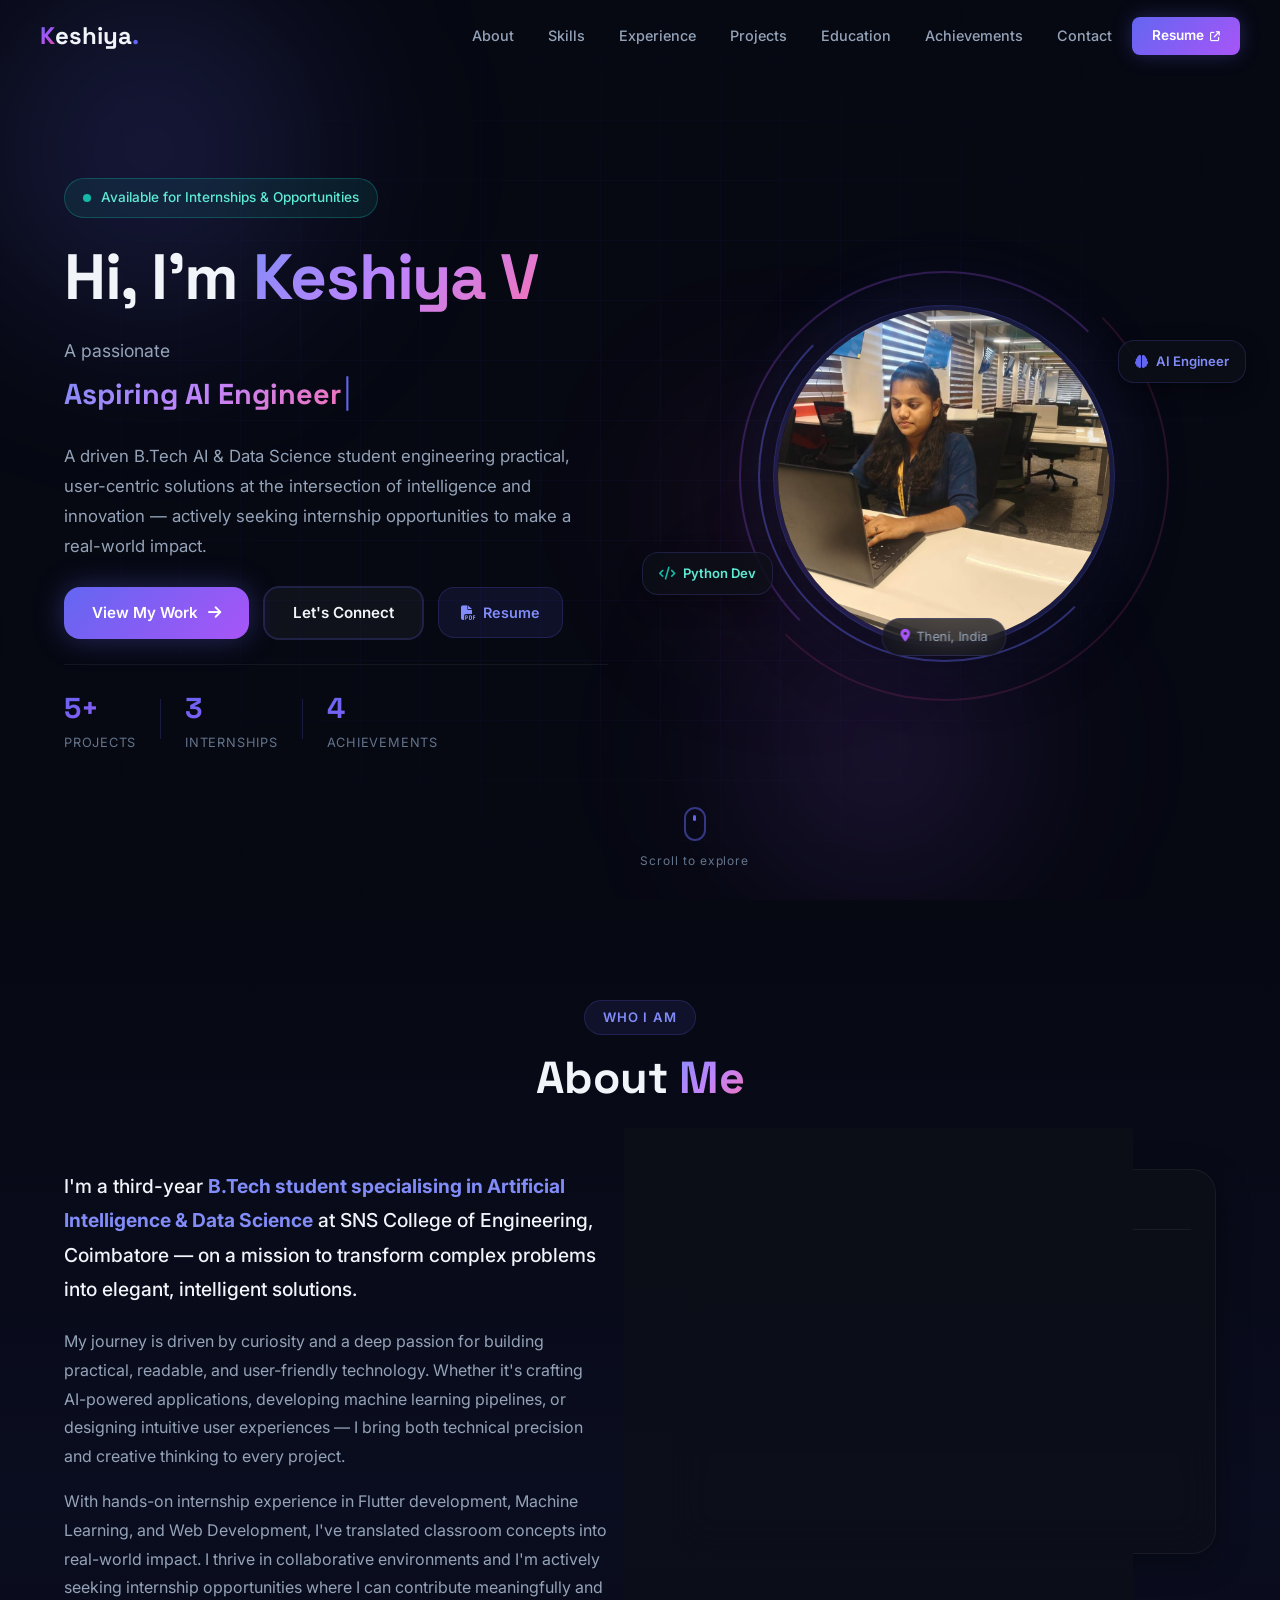
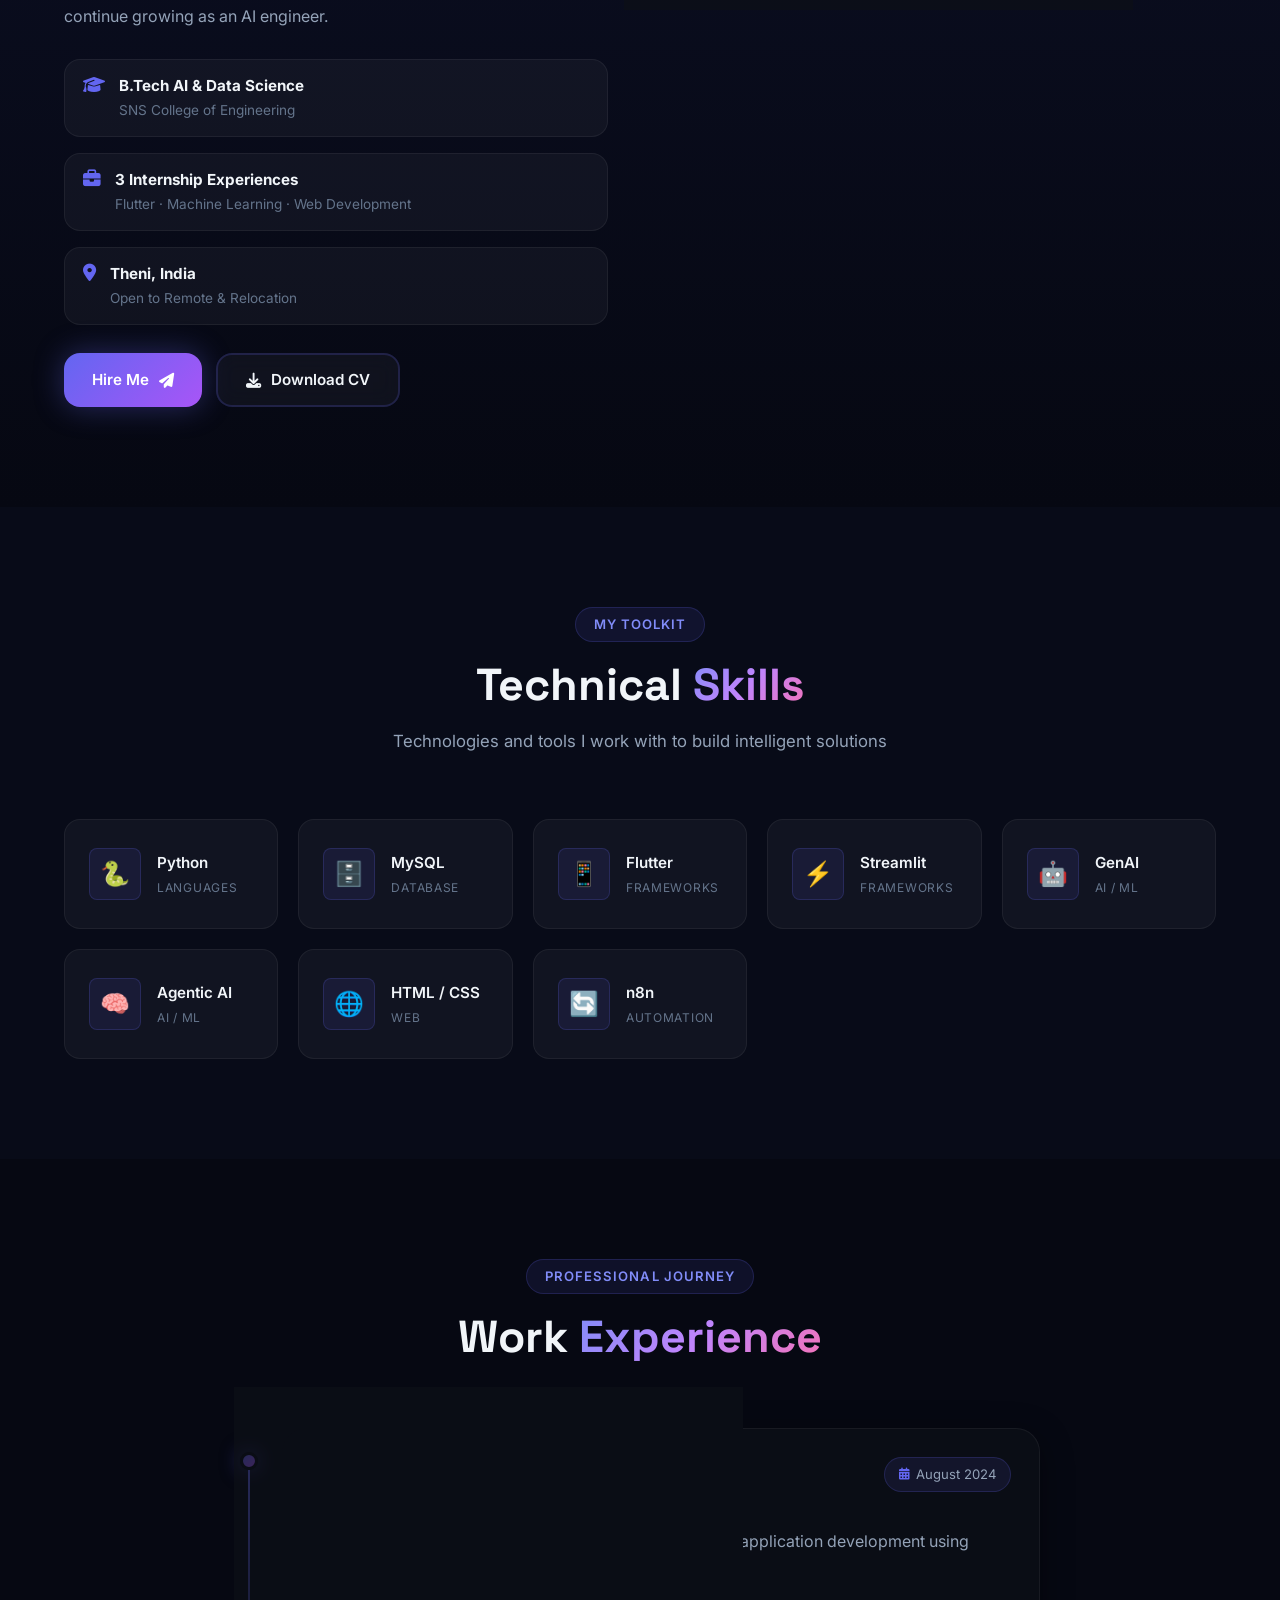
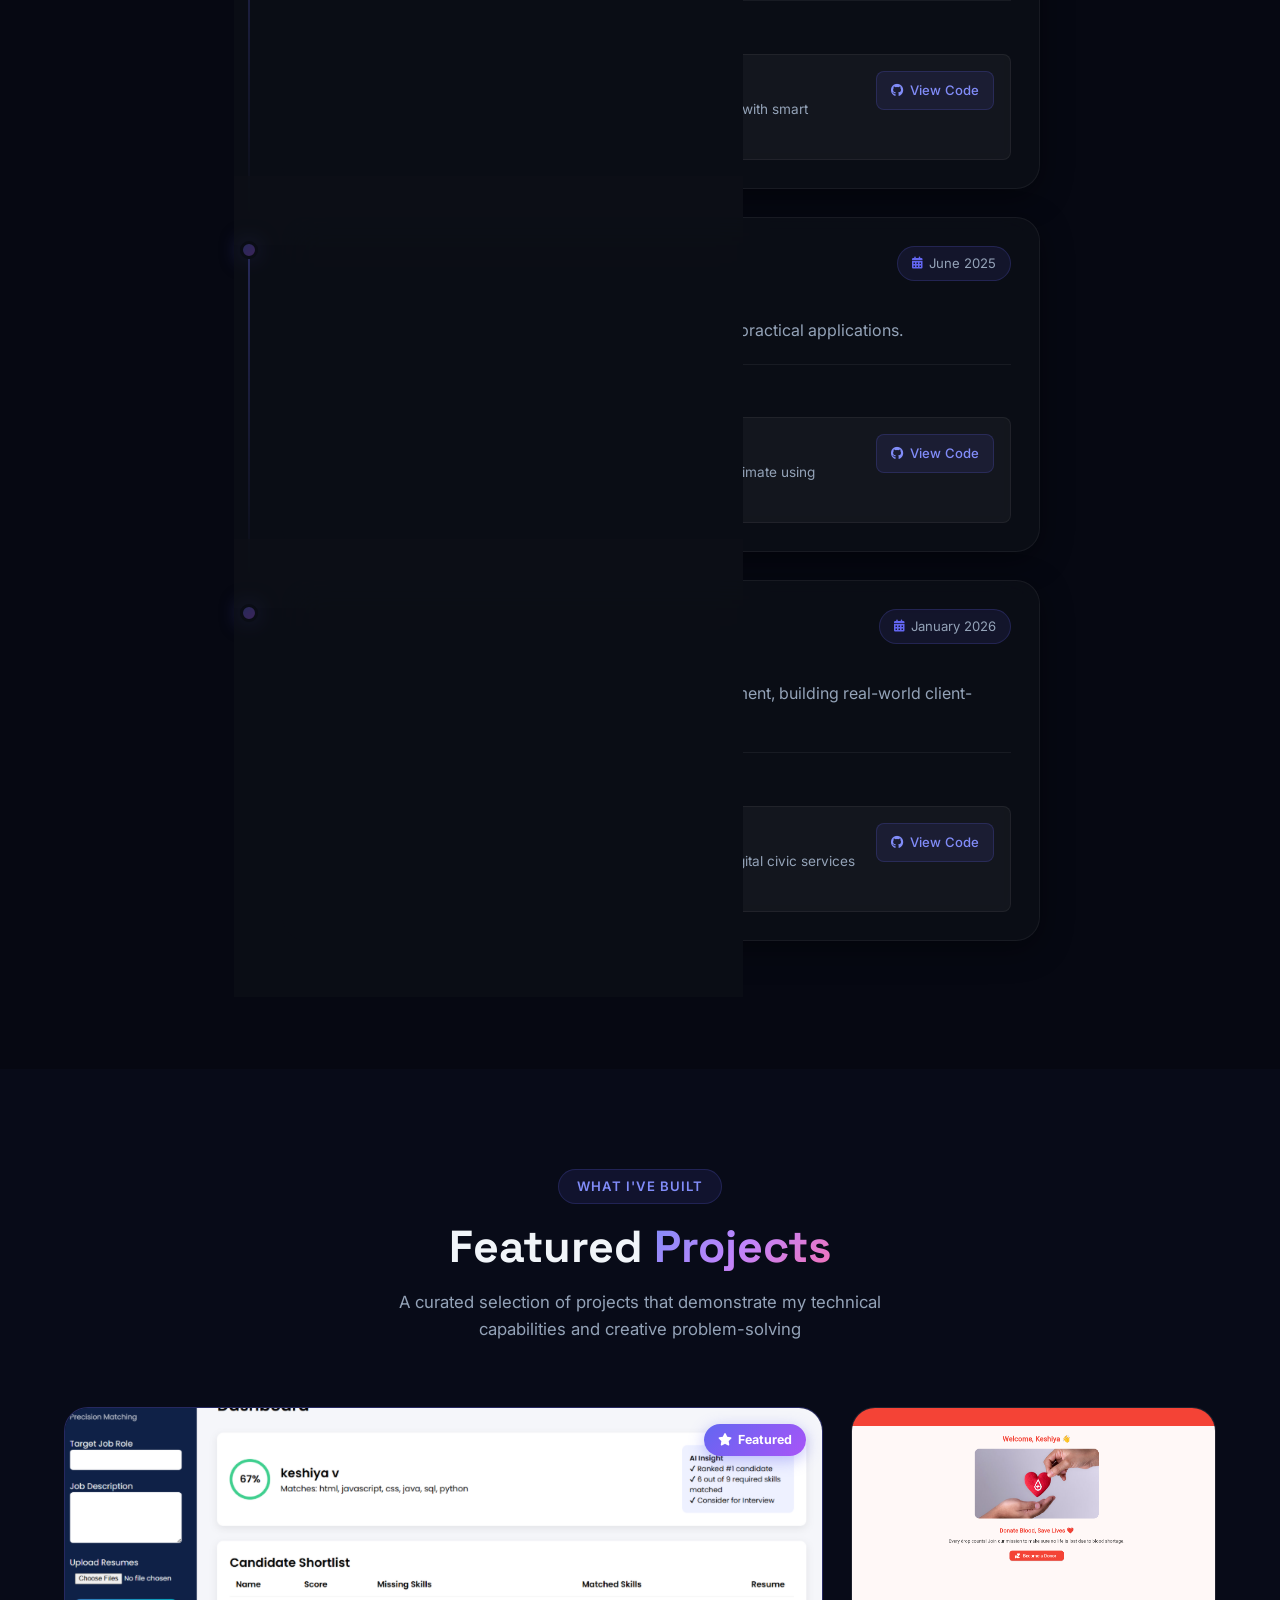
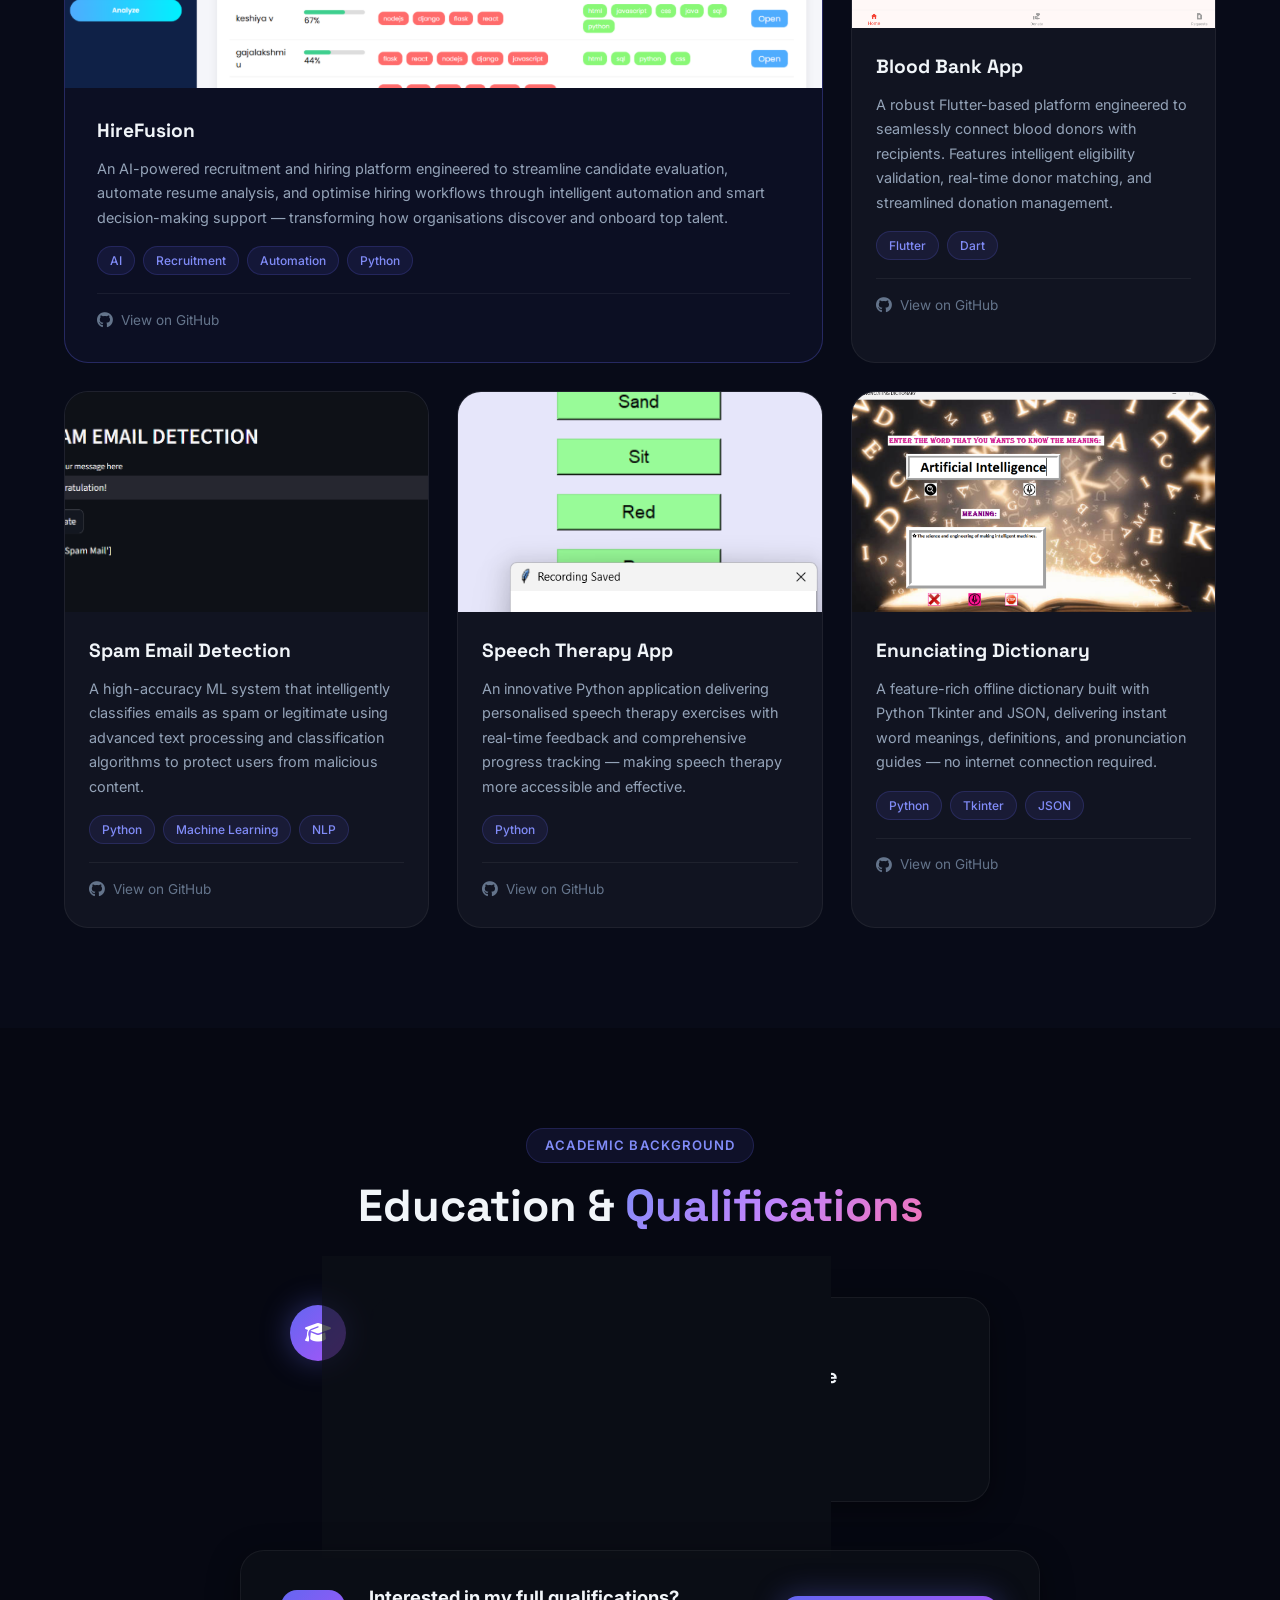
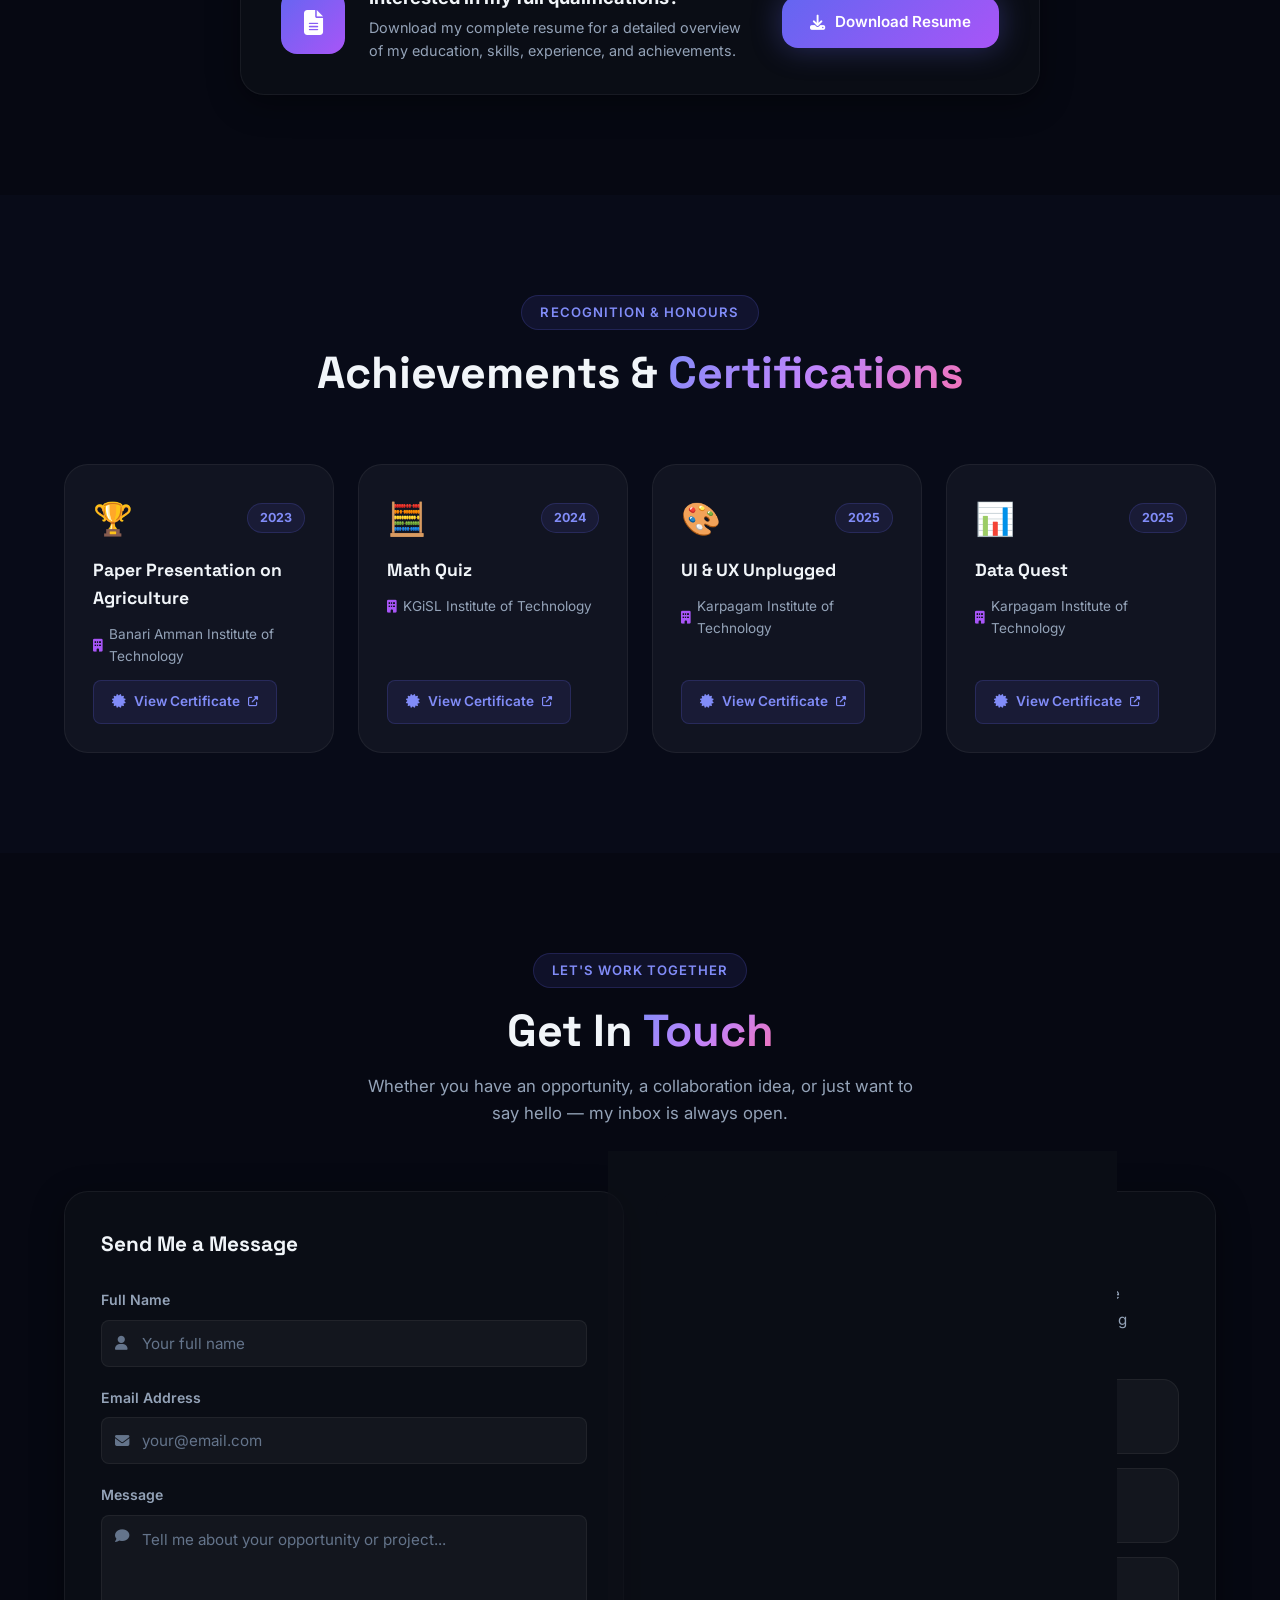
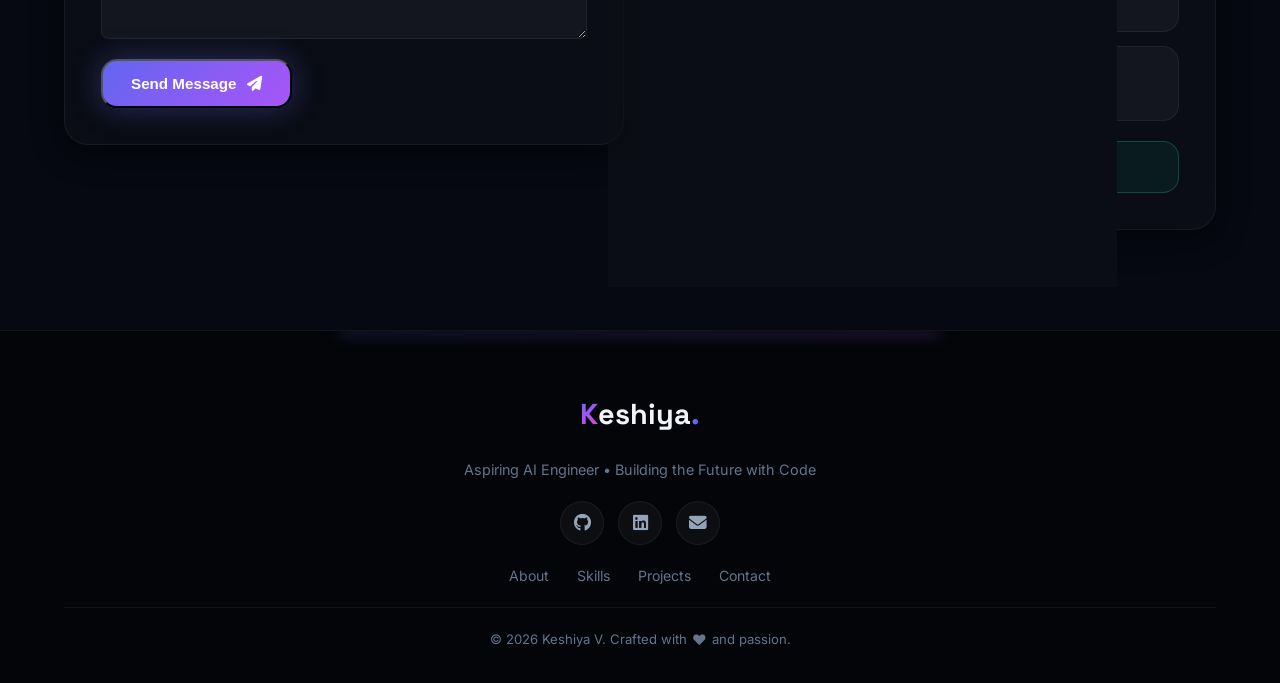
<file: index.html>
<!doctype html>
<html lang="en">
<head>
  <meta charset="utf-8" />
  <meta name="viewport" content="width=device-width, initial-scale=1" />
  <title>Keshiya V — AI Engineer Portfolio</title>
  <meta name="description" content="Portfolio of Keshiya V, an Aspiring AI Engineer & Data Science student building intelligent, user-friendly applications. Open to internship opportunities." />
  <link href="https://fonts.googleapis.com/css2?family=Inter:wght@300;400;500;600;700;800;900&family=Space+Grotesk:wght@300;400;500;600;700&display=swap" rel="stylesheet">
  <link rel="stylesheet" href="https://cdnjs.cloudflare.com/ajax/libs/font-awesome/6.5.0/css/all.min.css">
  <link rel="stylesheet" href="static/style.css">
</head>
<body>

  <!-- ========== NAVBAR ========== -->
  <nav class="navbar" id="navbar">
    <div class="nav-container">
      <a href="#top" class="nav-brand">
        <span class="brand-letter">K</span>eshiya<span class="brand-dot">.</span>
      </a>
      <ul class="nav-links" id="navLinks">
        <li><a href="#about"        class="nav-link" data-section="about">About</a></li>
        <li><a href="#skills"       class="nav-link" data-section="skills">Skills</a></li>
        <li><a href="#experience"   class="nav-link" data-section="experience">Experience</a></li>
        <li><a href="#projects"     class="nav-link" data-section="projects">Projects</a></li>
        <li><a href="#education"    class="nav-link" data-section="education">Education</a></li>
        <li><a href="#achievements" class="nav-link" data-section="achievements">Achievements</a></li>
        <li><a href="#contact"      class="nav-link" data-section="contact">Contact</a></li>
        <li><a href="static/resume.pdf" target="_blank" class="nav-cta">Resume <i class="fas fa-arrow-up-right-from-square fa-xs"></i></a></li>
      </ul>
      <button class="nav-toggle" id="navToggle" aria-label="Toggle navigation">
        <span></span><span></span><span></span>
      </button>
    </div>
  </nav>

  <!-- ========== MOBILE MENU ========== -->
  <div class="mobile-menu" id="mobileMenu">
    <a href="#about"        class="mobile-link">About</a>
    <a href="#skills"       class="mobile-link">Skills</a>
    <a href="#experience"   class="mobile-link">Experience</a>
    <a href="#projects"     class="mobile-link">Projects</a>
    <a href="#education"    class="mobile-link">Education</a>
    <a href="#achievements" class="mobile-link">Achievements</a>
    <a href="#contact"      class="mobile-link">Contact</a>
    <a href="static/resume.pdf" target="_blank" class="mobile-link mobile-cta">Download Resume</a>
  </div>

  <!-- ========== HERO ========== -->
  <section id="top" class="hero">
    <div class="hero-bg">
      <div class="hero-orb orb-1"></div>
      <div class="hero-orb orb-2"></div>
      <div class="hero-orb orb-3"></div>
      <div class="grid-overlay"></div>
    </div>
    <div class="hero-container">
      <div class="hero-content">
        <div class="hero-badge animate-fade-up delay-1">
          <span class="badge-dot"></span>
          <span>Available for Internships &amp; Opportunities</span>
        </div>
        <h1 class="hero-title animate-fade-up delay-2">
          Hi, I'm <span class="gradient-text">Keshiya V</span>
        </h1>
        <div class="hero-role animate-fade-up delay-3">
          <span class="role-prefix">A passionate</span>
          <div class="typed-wrapper">
            <span class="typed-text" id="typedText"></span><span class="typed-cursor">|</span>
          </div>
        </div>
        <p class="hero-desc animate-fade-up delay-4">
          A driven B.Tech AI &amp; Data Science student engineering practical, user-centric solutions at the intersection of intelligence and innovation — actively seeking internship opportunities to make a real-world impact.
        </p>
        <div class="hero-actions animate-fade-up delay-5">
          <a href="#projects" class="btn-primary-grad">
            <span>View My Work</span>
            <i class="fas fa-arrow-right"></i>
          </a>
          <a href="#contact" class="btn-outline-grad">
            <span>Let's Connect</span>
          </a>
          <a href="static/resume.pdf" target="_blank" class="btn-resume">
            <i class="fas fa-file-pdf"></i>
            <span>Resume</span>
          </a>
        </div>
        <div class="hero-stats animate-fade-up delay-6">
          <div class="stat-item">
            <span class="stat-num">5+</span>
            <span class="stat-label">Projects</span>
          </div>
          <div class="stat-divider"></div>
          <div class="stat-item">
            <span class="stat-num">3</span>
            <span class="stat-label">Internships</span>
          </div>
          <div class="stat-divider"></div>
          <div class="stat-item">
            <span class="stat-num">4</span>
            <span class="stat-label">Achievements</span>
          </div>
        </div>
      </div>

      <div class="hero-image animate-slide-right delay-3">
        <div class="profile-ring">
          <div class="ring ring-1"></div>
          <div class="ring ring-2"></div>
          <div class="ring ring-3"></div>
          <img src="static/profile.jpeg" alt="Keshiya V — AI Engineer" class="profile-img">
        </div>
        <div class="float-badge badge-ai">
          <i class="fas fa-brain"></i>
          <span>AI Engineer</span>
        </div>
        <div class="float-badge badge-code">
          <i class="fas fa-code"></i>
          <span>Python Dev</span>
        </div>
        <div class="profile-location">
          <i class="fas fa-location-dot"></i>
          <span>Theni, India</span>
        </div>
      </div>
    </div>
    <div class="scroll-indicator">
      <div class="scroll-mouse"><div class="scroll-wheel"></div></div>
      <span>Scroll to explore</span>
    </div>
  </section>

  <!-- ========== ABOUT ========== -->
  <section id="about" class="section about-section">
    <div class="container">
      <div class="section-header reveal">
        <span class="section-tag">Who I Am</span>
        <h2 class="section-title">About <span class="gradient-text">Me</span></h2>
      </div>
      <div class="about-grid">
        <div class="about-text reveal">
          <p class="about-lead">
            I'm a third-year <strong>B.Tech student specialising in Artificial Intelligence &amp; Data Science</strong> at SNS College of Engineering, Coimbatore — on a mission to transform complex problems into elegant, intelligent solutions.
          </p>
          <p class="about-body">
            My journey is driven by curiosity and a deep passion for building practical, readable, and user-friendly technology. Whether it's crafting AI-powered applications, developing machine learning pipelines, or designing intuitive user experiences — I bring both technical precision and creative thinking to every project.
          </p>
          <p class="about-body">
            With hands-on internship experience in Flutter development, Machine Learning, and Web Development, I've translated classroom concepts into real-world impact. I thrive in collaborative environments and I'm actively seeking internship opportunities where I can contribute meaningfully and continue growing as an AI engineer.
          </p>
          <div class="about-highlights">
            <div class="highlight-item">
              <i class="fas fa-graduation-cap"></i>
              <div>
                <strong>B.Tech AI &amp; Data Science</strong>
                <span>SNS College of Engineering</span>
              </div>
            </div>
            <div class="highlight-item">
              <i class="fas fa-briefcase"></i>
              <div>
                <strong>3 Internship Experiences</strong>
                <span>Flutter · Machine Learning · Web Development</span>
              </div>
            </div>
            <div class="highlight-item">
              <i class="fas fa-map-marker-alt"></i>
              <div>
                <strong>Theni, India</strong>
                <span>Open to Remote &amp; Relocation</span>
              </div>
            </div>
          </div>
          <div class="about-cta">
            <a href="#contact" class="btn-primary-grad">
              <span>Hire Me</span>
              <i class="fas fa-paper-plane"></i>
            </a>
            <a href="static/resume.pdf" target="_blank" class="btn-outline-grad">
              <i class="fas fa-download"></i>
              <span>Download CV</span>
            </a>
          </div>
        </div>

        <div class="about-visual reveal">
          <div class="about-card glass-card">
            <div class="about-card-header">
              <div class="card-dots"><span></span><span></span><span></span></div>
              <span class="card-title-label">keshiya.ai</span>
            </div>
            <div class="code-block">
              <div class="code-line"><span class="code-keyword">const</span> <span class="code-var">keshiya</span> <span class="code-op">=</span> {</div>
              <div class="code-line pl-2"><span class="code-key">role:</span> <span class="code-str">"AI Engineer"</span>,</div>
              <div class="code-line pl-2"><span class="code-key">year:</span> <span class="code-str">"3rd Year B.Tech"</span>,</div>
              <div class="code-line pl-2"><span class="code-key">passion:</span> <span class="code-str">"Building AI Solutions"</span>,</div>
              <div class="code-line pl-2"><span class="code-key">status:</span> <span class="code-str">"Open to Internships"</span>,</div>
              <div class="code-line pl-2"><span class="code-key">focus:</span> [</div>
              <div class="code-line pl-4"><span class="code-str">"GenAI"</span>, <span class="code-str">"Agentic AI"</span>,</div>
              <div class="code-line pl-4"><span class="code-str">"Python"</span>, <span class="code-str">"ML"</span></div>
              <div class="code-line pl-2">],</div>
              <div class="code-line">};</div>
            </div>
          </div>
        </div>
      </div>
    </div>
  </section>

  <!-- ========== SKILLS ========== -->
  <section id="skills" class="section skills-section">
    <div class="container">
      <div class="section-header reveal">
        <span class="section-tag">My Toolkit</span>
        <h2 class="section-title">Technical <span class="gradient-text">Skills</span></h2>
        <p class="section-subtext">Technologies and tools I work with to build intelligent solutions</p>
      </div>
      <div class="skills-grid">

        <div class="skill-card reveal" style="--delay:0s">
          <div class="skill-icon-wrap"><span class="skill-icon">🐍</span></div>
          <div class="skill-info"><span class="skill-name">Python</span><span class="skill-category">Languages</span></div>
          <div class="skill-glow"></div>
        </div>

        <div class="skill-card reveal" style="--delay:0.1s">
          <div class="skill-icon-wrap"><span class="skill-icon">🗄️</span></div>
          <div class="skill-info"><span class="skill-name">MySQL</span><span class="skill-category">Database</span></div>
          <div class="skill-glow"></div>
        </div>

        <div class="skill-card reveal" style="--delay:0.2s">
          <div class="skill-icon-wrap"><span class="skill-icon">📱</span></div>
          <div class="skill-info"><span class="skill-name">Flutter</span><span class="skill-category">Frameworks</span></div>
          <div class="skill-glow"></div>
        </div>

        <div class="skill-card reveal" style="--delay:0.3s">
          <div class="skill-icon-wrap"><span class="skill-icon">⚡</span></div>
          <div class="skill-info"><span class="skill-name">Streamlit</span><span class="skill-category">Frameworks</span></div>
          <div class="skill-glow"></div>
        </div>

        <div class="skill-card reveal" style="--delay:0.4s">
          <div class="skill-icon-wrap"><span class="skill-icon">🤖</span></div>
          <div class="skill-info"><span class="skill-name">GenAI</span><span class="skill-category">AI / ML</span></div>
          <div class="skill-glow"></div>
        </div>

        <div class="skill-card reveal" style="--delay:0.5s">
          <div class="skill-icon-wrap"><span class="skill-icon">🧠</span></div>
          <div class="skill-info"><span class="skill-name">Agentic AI</span><span class="skill-category">AI / ML</span></div>
          <div class="skill-glow"></div>
        </div>

        <div class="skill-card reveal" style="--delay:0.6s">
          <div class="skill-icon-wrap"><span class="skill-icon">🌐</span></div>
          <div class="skill-info"><span class="skill-name">HTML / CSS</span><span class="skill-category">Web</span></div>
          <div class="skill-glow"></div>
        </div>

        <div class="skill-card reveal" style="--delay:0.7s">
          <div class="skill-icon-wrap"><span class="skill-icon">🔄</span></div>
          <div class="skill-info"><span class="skill-name">n8n</span><span class="skill-category">Automation</span></div>
          <div class="skill-glow"></div>
        </div>

      </div>
    </div>
  </section>

  <!-- ========== EXPERIENCE ========== -->
  <section id="experience" class="section experience-section">
    <div class="container">
      <div class="section-header reveal">
        <span class="section-tag">Professional Journey</span>
        <h2 class="section-title">Work <span class="gradient-text">Experience</span></h2>
      </div>
      <div class="experience-timeline">

        <!-- Kevell Global Solutions -->
        <div class="exp-item reveal" style="--delay:0s">
          <div class="exp-marker">
            <div class="exp-dot"></div>
            <div class="exp-line"></div>
          </div>
          <div class="exp-card glass-card">
            <div class="exp-header">
              <div>
                <h3 class="exp-company">Kevell Global Solutions</h3>
                <span class="exp-role">Intern</span>
              </div>
              <div class="exp-period">
                <i class="fas fa-calendar-alt"></i>
                <span>August 2024</span>
              </div>
            </div>
            <div class="exp-body">
              <p class="exp-bullet"><i class="fas fa-check-circle"></i> Gained hands-on experience in cross-platform mobile application development using Flutter.</p>
              <div class="exp-projects">
                <h4 class="exp-proj-label">Key Project</h4>
                <div class="exp-project-item">
                  <div class="exp-proj-info">
                    <strong>Blood Bank App</strong>
                    <p>A Flutter-based platform connecting blood donors and recipients with smart eligibility checks and streamlined donation management.</p>
                  </div>
                  <a href="https://github.com/Keshi-646/blood-bank" target="_blank" rel="noopener" class="exp-proj-link">
                    <i class="fab fa-github"></i> View Code
                  </a>
                </div>
              </div>
            </div>
          </div>
        </div>

        <!-- Ascentz Technologies -->
        <div class="exp-item reveal" style="--delay:0.15s">
          <div class="exp-marker">
            <div class="exp-dot"></div>
            <div class="exp-line"></div>
          </div>
          <div class="exp-card glass-card">
            <div class="exp-header">
              <div>
                <h3 class="exp-company">Ascentz Technologies</h3>
                <span class="exp-role">Intern</span>
              </div>
              <div class="exp-period">
                <i class="fas fa-calendar-alt"></i>
                <span>June 2025</span>
              </div>
            </div>
            <div class="exp-body">
              <p class="exp-bullet"><i class="fas fa-check-circle"></i> Focused on core Machine Learning concepts and their practical applications.</p>
              <div class="exp-projects">
                <h4 class="exp-proj-label">Key Project</h4>
                <div class="exp-project-item">
                  <div class="exp-proj-info">
                    <strong>Spam Email Detection</strong>
                    <p>A machine learning system that classifies emails as spam or legitimate using Python and advanced text classification algorithms.</p>
                  </div>
                  <a href="https://github.com/Keshi-646/Spam-Email-Detection" target="_blank" rel="noopener" class="exp-proj-link">
                    <i class="fab fa-github"></i> View Code
                  </a>
                </div>
              </div>
            </div>
          </div>
        </div>

        <!-- Skypark iTech -->
        <div class="exp-item reveal" style="--delay:0.3s">
          <div class="exp-marker">
            <div class="exp-dot"></div>
            <div class="exp-line"></div>
          </div>
          <div class="exp-card glass-card">
            <div class="exp-header">
              <div>
                <h3 class="exp-company">Skypark iTech</h3>
                <span class="exp-role">Intern</span>
              </div>
              <div class="exp-period">
                <i class="fas fa-calendar-alt"></i>
                <span>January 2026</span>
              </div>
            </div>
            <div class="exp-body">
              <p class="exp-bullet"><i class="fas fa-check-circle"></i> Gained practical experience in full-stack web development, building real-world client-facing applications.</p>
              <div class="exp-projects">
                <h4 class="exp-proj-label">Key Project</h4>
                <div class="exp-project-item">
                  <div class="exp-proj-info">
                    <strong>E-Sevai App</strong>
                    <p>A government services web application delivering accessible, digital civic services to citizens — built as a complete client project.</p>
                  </div>
                  <a href="https://github.com/Keshi-646/esevai" target="_blank" rel="noopener" class="exp-proj-link">
                    <i class="fab fa-github"></i> View Code
                  </a>
                </div>
              </div>
            </div>
          </div>
        </div>

      </div>
    </div>
  </section>

  <!-- ========== PROJECTS ========== -->
  <section id="projects" class="section projects-section">
    <div class="container">
      <div class="section-header reveal">
        <span class="section-tag">What I've Built</span>
        <h2 class="section-title">Featured <span class="gradient-text">Projects</span></h2>
        <p class="section-subtext">A curated selection of projects that demonstrate my technical capabilities and creative problem-solving</p>
      </div>
      <div class="projects-grid">

        <!-- HireFusion — Featured -->
        <div class="project-card project-featured reveal" style="--delay:0s">
          <div class="project-img-wrap">
            <img src="static/project5.png" alt="HireFusion" class="project-img" loading="lazy">
            <div class="project-overlay">
              <div class="project-links">
                <a href="https://github.com/Keshi-646/hirefusion" target="_blank" rel="noopener" class="project-link-btn">
                  <i class="fab fa-github"></i><span>View Code</span>
                </a>
              </div>
            </div>
            <div class="featured-badge"><i class="fas fa-star"></i> Featured</div>
          </div>
          <div class="project-body">
            <h3 class="project-title">HireFusion</h3>
            <p class="project-desc">An AI-powered recruitment and hiring platform engineered to streamline candidate evaluation, automate resume analysis, and optimise hiring workflows through intelligent automation and smart decision-making support — transforming how organisations discover and onboard top talent.</p>
            <div class="project-tags">
              <span class="project-tag">AI</span>
              <span class="project-tag">Recruitment</span>
              <span class="project-tag">Automation</span>
              <span class="project-tag">Python</span>
            </div>
            <div class="project-footer">
              <a href="https://github.com/Keshi-646/hirefusion" target="_blank" rel="noopener" class="project-github-link">
                <i class="fab fa-github"></i> View on GitHub
              </a>
            </div>
          </div>
        </div>

        <!-- Blood Bank App -->
        <div class="project-card reveal" style="--delay:0.1s">
          <div class="project-img-wrap">
            <img src="static/project4.png" alt="Blood Bank App" class="project-img" loading="lazy">
            <div class="project-overlay">
              <div class="project-links">
                <a href="https://github.com/Keshi-646/blood-bank" target="_blank" rel="noopener" class="project-link-btn">
                  <i class="fab fa-github"></i><span>View Code</span>
                </a>
              </div>
            </div>
          </div>
          <div class="project-body">
            <h3 class="project-title">Blood Bank App</h3>
            <p class="project-desc">A robust Flutter-based platform engineered to seamlessly connect blood donors with recipients. Features intelligent eligibility validation, real-time donor matching, and streamlined donation management.</p>
            <div class="project-tags">
              <span class="project-tag">Flutter</span>
              <span class="project-tag">Dart</span>
            </div>
            <div class="project-footer">
              <a href="https://github.com/Keshi-646/blood-bank" target="_blank" rel="noopener" class="project-github-link">
                <i class="fab fa-github"></i> View on GitHub
              </a>
            </div>
          </div>
        </div>

        <!-- Spam Email Detection -->
        <div class="project-card reveal" style="--delay:0.2s">
          <div class="project-img-wrap">
            <img src="static/project1.png" alt="Spam Email Detection" class="project-img" loading="lazy">
            <div class="project-overlay">
              <div class="project-links">
                <a href="https://github.com/Keshi-646/Spam-Email-Detection" target="_blank" rel="noopener" class="project-link-btn">
                  <i class="fab fa-github"></i><span>View Code</span>
                </a>
              </div>
            </div>
          </div>
          <div class="project-body">
            <h3 class="project-title">Spam Email Detection</h3>
            <p class="project-desc">A high-accuracy ML system that intelligently classifies emails as spam or legitimate using advanced text processing and classification algorithms to protect users from malicious content.</p>
            <div class="project-tags">
              <span class="project-tag">Python</span>
              <span class="project-tag">Machine Learning</span>
              <span class="project-tag">NLP</span>
            </div>
            <div class="project-footer">
              <a href="https://github.com/Keshi-646/Spam-Email-Detection" target="_blank" rel="noopener" class="project-github-link">
                <i class="fab fa-github"></i> View on GitHub
              </a>
            </div>
          </div>
        </div>

        <!-- Speech Therapy -->
        <div class="project-card reveal" style="--delay:0.3s">
          <div class="project-img-wrap">
            <img src="static/project2.png" alt="Speech Therapy App" class="project-img" loading="lazy">
            <div class="project-overlay">
              <div class="project-links">
                <a href="https://github.com/Keshi-646/Speech-Therapy" target="_blank" rel="noopener" class="project-link-btn">
                  <i class="fab fa-github"></i><span>View Code</span>
                </a>
              </div>
            </div>
          </div>
          <div class="project-body">
            <h3 class="project-title">Speech Therapy App</h3>
            <p class="project-desc">An innovative Python application delivering personalised speech therapy exercises with real-time feedback and comprehensive progress tracking — making speech therapy more accessible and effective.</p>
            <div class="project-tags">
              <span class="project-tag">Python</span>
            </div>
            <div class="project-footer">
              <a href="https://github.com/Keshi-646/Speech-Therapy" target="_blank" rel="noopener" class="project-github-link">
                <i class="fab fa-github"></i> View on GitHub
              </a>
            </div>
          </div>
        </div>

        <!-- Enunciating Dictionary -->
        <div class="project-card reveal" style="--delay:0.4s">
          <div class="project-img-wrap">
            <img src="static/project3.png" alt="Enunciating Dictionary" class="project-img" loading="lazy">
            <div class="project-overlay">
              <div class="project-links">
                <a href="https://github.com/Keshi-646/Enunciating-Dict" target="_blank" rel="noopener" class="project-link-btn">
                  <i class="fab fa-github"></i><span>View Code</span>
                </a>
              </div>
            </div>
          </div>
          <div class="project-body">
            <h3 class="project-title">Enunciating Dictionary</h3>
            <p class="project-desc">A feature-rich offline dictionary built with Python Tkinter and JSON, delivering instant word meanings, definitions, and pronunciation guides — no internet connection required.</p>
            <div class="project-tags">
              <span class="project-tag">Python</span>
              <span class="project-tag">Tkinter</span>
              <span class="project-tag">JSON</span>
            </div>
            <div class="project-footer">
              <a href="https://github.com/Keshi-646/Enunciating-Dict" target="_blank" rel="noopener" class="project-github-link">
                <i class="fab fa-github"></i> View on GitHub
              </a>
            </div>
          </div>
        </div>

      </div>
    </div>
  </section>

  <!-- ========== EDUCATION ========== -->
  <section id="education" class="section education-section">
    <div class="container">
      <div class="section-header reveal">
        <span class="section-tag">Academic Background</span>
        <h2 class="section-title">Education &amp; <span class="gradient-text">Qualifications</span></h2>
      </div>
      <div class="edu-timeline">
        <div class="edu-item reveal">
          <div class="edu-icon"><i class="fas fa-graduation-cap"></i></div>
          <div class="edu-card glass-card">
            <div class="edu-period"><i class="fas fa-calendar"></i> 2023 — Present</div>
            <h3 class="edu-title">B.Tech — Artificial Intelligence &amp; Data Science</h3>
            <p class="edu-org"><i class="fas fa-university"></i> SNS College of Engineering, Coimbatore</p>
            <div class="edu-status">
              <span class="status-badge"><span class="status-pulse"></span>Currently Enrolled</span>
            </div>
          </div>
        </div>
      </div>

      <!-- Resume CTA -->
      <div class="resume-cta-block reveal">
        <div class="resume-cta-card glass-card">
          <div class="resume-cta-content">
            <div class="resume-icon"><i class="fas fa-file-alt"></i></div>
            <div>
              <h3>Interested in my full qualifications?</h3>
              <p>Download my complete resume for a detailed overview of my education, skills, experience, and achievements.</p>
            </div>
          </div>
          <a href="static/resume.pdf" target="_blank" class="btn-primary-grad resume-btn">
            <i class="fas fa-download"></i>
            <span>Download Resume</span>
          </a>
        </div>
      </div>
    </div>
  </section>

  <!-- ========== ACHIEVEMENTS ========== -->
  <section id="achievements" class="section achievements-section">
    <div class="container">
      <div class="section-header reveal">
        <span class="section-tag">Recognition &amp; Honours</span>
        <h2 class="section-title">Achievements &amp; <span class="gradient-text">Certifications</span></h2>
      </div>
      <div class="achievements-grid">

        <div class="achievement-card reveal" style="--delay:0s">
          <div class="ach-top">
            <div class="ach-icon">🏆</div>
            <div class="ach-year">2023</div>
          </div>
          <h3 class="ach-title">Paper Presentation on Agriculture</h3>
          <p class="ach-org"><i class="fas fa-building"></i> Banari Amman Institute of Technology</p>
          <a href="https://drive.google.com/file/d/1wkUGiiILVI5QNhCuaqB989El6D4iRAcA/view?usp=sharing" target="_blank" rel="noopener" class="ach-cert-btn">
            <i class="fas fa-certificate"></i><span>View Certificate</span><i class="fas fa-external-link-alt fa-xs"></i>
          </a>
          <div class="ach-glow"></div>
        </div>

        <div class="achievement-card reveal" style="--delay:0.1s">
          <div class="ach-top">
            <div class="ach-icon">🧮</div>
            <div class="ach-year">2024</div>
          </div>
          <h3 class="ach-title">Math Quiz</h3>
          <p class="ach-org"><i class="fas fa-building"></i> KGiSL Institute of Technology</p>
          <a href="https://drive.google.com/file/d/1noKH24lpDR39dUUFVIIbbGLJYRbj4zD1/view?usp=drive_link" target="_blank" rel="noopener" class="ach-cert-btn">
            <i class="fas fa-certificate"></i><span>View Certificate</span><i class="fas fa-external-link-alt fa-xs"></i>
          </a>
          <div class="ach-glow"></div>
        </div>

        <div class="achievement-card reveal" style="--delay:0.2s">
          <div class="ach-top">
            <div class="ach-icon">🎨</div>
            <div class="ach-year">2025</div>
          </div>
          <h3 class="ach-title">UI &amp; UX Unplugged</h3>
          <p class="ach-org"><i class="fas fa-building"></i> Karpagam Institute of Technology</p>
          <a href="https://drive.google.com/file/d/1RD5hfdgw6_fbbqZ7iAuyPF4J9A3Or6BV/view?usp=drive_link" target="_blank" rel="noopener" class="ach-cert-btn">
            <i class="fas fa-certificate"></i><span>View Certificate</span><i class="fas fa-external-link-alt fa-xs"></i>
          </a>
          <div class="ach-glow"></div>
        </div>

        <div class="achievement-card reveal" style="--delay:0.3s">
          <div class="ach-top">
            <div class="ach-icon">📊</div>
            <div class="ach-year">2025</div>
          </div>
          <h3 class="ach-title">Data Quest</h3>
          <p class="ach-org"><i class="fas fa-building"></i> Karpagam Institute of Technology</p>
          <a href="https://drive.google.com/file/d/1svAKCOdgebbzI3KXwJoS32EKewLAxQyQ/view?usp=drive_link" target="_blank" rel="noopener" class="ach-cert-btn">
            <i class="fas fa-certificate"></i><span>View Certificate</span><i class="fas fa-external-link-alt fa-xs"></i>
          </a>
          <div class="ach-glow"></div>
        </div>

      </div>
    </div>
  </section>

  <!-- ========== CONTACT ========== -->
  <section id="contact" class="section contact-section">
    <div class="container">
      <div class="section-header reveal">
        <span class="section-tag">Let's Work Together</span>
        <h2 class="section-title">Get In <span class="gradient-text">Touch</span></h2>
        <p class="section-subtext">Whether you have an opportunity, a collaboration idea, or just want to say hello — my inbox is always open.</p>
      </div>
      <div class="contact-grid">

        <!-- Contact Form -->
        <div class="contact-form-wrap reveal">
          <div class="glass-card contact-card">
            <h3 class="contact-form-title">Send Me a Message</h3>
            <form class="contact-form" id="contactForm" action="https://formspree.io/f/xeoqpkvb" method="POST">
              <div class="form-group">
                <label for="name">Full Name</label>
                <div class="input-wrap">
                  <i class="fas fa-user"></i>
                  <input type="text" id="name" name="name" placeholder="Your full name" required>
                </div>
              </div>
              <div class="form-group">
                <label for="email">Email Address</label>
                <div class="input-wrap">
                  <i class="fas fa-envelope"></i>
                  <input type="email" id="email" name="email" placeholder="your@email.com" required>
                </div>
              </div>
              <div class="form-group">
                <label for="message">Message</label>
                <div class="input-wrap textarea-wrap">
                  <i class="fas fa-comment"></i>
                  <textarea id="message" name="message" rows="5" placeholder="Tell me about your opportunity or project..." required></textarea>
                </div>
              </div>
              <button type="submit" class="btn-primary-grad submit-btn">
                <span>Send Message</span>
                <i class="fas fa-paper-plane"></i>
              </button>
            </form>
          </div>
        </div>

        <!-- Contact Info -->
        <div class="contact-info reveal">
          <div class="glass-card contact-info-card">
            <h3>Direct Contact</h3>
            <p class="contact-tagline">
              I'm actively seeking <strong>internship opportunities</strong> in AI, Machine Learning, and Full-Stack Development. Let's build something amazing together.
            </p>
            <div class="contact-links">
              <a href="mailto:keshipraba95228@gmail.com" class="contact-link-item">
                <div class="contact-link-icon email-icon"><i class="fas fa-envelope"></i></div>
                <div>
                  <span class="contact-link-label">Email</span>
                  <span class="contact-link-value">keshipraba95228@gmail.com</span>
                </div>
              </a>
              <a href="https://www.linkedin.com/in/keshiya-v" target="_blank" rel="noopener" class="contact-link-item">
                <div class="contact-link-icon linkedin-icon"><i class="fab fa-linkedin"></i></div>
                <div>
                  <span class="contact-link-label">LinkedIn</span>
                  <span class="contact-link-value">keshiya-v</span>
                </div>
              </a>
              <a href="https://github.com/Keshi-646" target="_blank" rel="noopener" class="contact-link-item">
                <div class="contact-link-icon github-icon"><i class="fab fa-github"></i></div>
                <div>
                  <span class="contact-link-label">GitHub</span>
                  <span class="contact-link-value">Keshi-646</span>
                </div>
              </a>
              <div class="contact-link-item non-link">
                <div class="contact-link-icon location-icon"><i class="fas fa-location-dot"></i></div>
                <div>
                  <span class="contact-link-label">Location</span>
                  <span class="contact-link-value">Theni, India</span>
                </div>
              </div>
            </div>
            <div class="availability-badge">
              <span class="avail-dot"></span>
              <strong>Open to Opportunities</strong> — Actively seeking internships
            </div>
          </div>
        </div>

      </div>
    </div>
  </section>

  <!-- ========== FOOTER ========== -->
  <footer class="footer">
    <div class="footer-glow"></div>
    <div class="container">
      <div class="footer-content">
        <div class="footer-brand">
          <span class="brand-letter">K</span>eshiya<span class="brand-dot">.</span>
        </div>
        <p class="footer-tagline">Aspiring AI Engineer • Building the Future with Code</p>
        <div class="footer-socials">
          <a href="https://github.com/Keshi-646" target="_blank" rel="noopener" aria-label="GitHub"><i class="fab fa-github"></i></a>
          <a href="https://www.linkedin.com/in/keshiya-v" target="_blank" rel="noopener" aria-label="LinkedIn"><i class="fab fa-linkedin"></i></a>
          <a href="mailto:keshipraba95228@gmail.com" aria-label="Email"><i class="fas fa-envelope"></i></a>
        </div>
        <div class="footer-nav">
          <a href="#about">About</a>
          <a href="#skills">Skills</a>
          <a href="#projects">Projects</a>
          <a href="#contact">Contact</a>
        </div>
        <div class="footer-bottom">
          <span>© 2026 Keshiya V. Crafted with</span>
          <span class="heart">❤️</span>
          <span>and passion.</span>
        </div>
      </div>
    </div>
  </footer>

  <script>
    // ===== NAVBAR SCROLL =====
    const navbar = document.getElementById('navbar');
    window.addEventListener('scroll', () => {
      navbar.classList.toggle('scrolled', window.scrollY > 50);
      updateActiveNav();
    });

    // ===== MOBILE MENU =====
    const navToggle = document.getElementById('navToggle');
    const mobileMenu = document.getElementById('mobileMenu');
    navToggle.addEventListener('click', () => {
      navToggle.classList.toggle('active');
      mobileMenu.classList.toggle('open');
    });
    document.querySelectorAll('.mobile-link').forEach(link => {
      link.addEventListener('click', () => {
        navToggle.classList.remove('active');
        mobileMenu.classList.remove('open');
      });
    });

    // ===== ACTIVE NAV =====
    function updateActiveNav() {
      const sections = document.querySelectorAll('section[id]');
      let current = '';
      sections.forEach(s => {
        if (window.scrollY >= s.offsetTop - 120) current = s.getAttribute('id');
      });
      document.querySelectorAll('.nav-link').forEach(link => {
        link.classList.toggle('active', link.getAttribute('data-section') === current);
      });
    }

    // ===== TYPED TEXT =====
    const roles = ['Aspiring AI Engineer', 'Data Science Student', 'Python Developer', 'ML Enthusiast', 'Flutter Developer'];
    let ri = 0, ci = 0, deleting = false;
    const typedEl = document.getElementById('typedText');
    function type() {
      const word = roles[ri];
      typedEl.textContent = deleting ? word.slice(0, ci--) : word.slice(0, ci++);
      if (!deleting && ci > word.length) { deleting = true; setTimeout(type, 1800); return; }
      if (deleting && ci < 0) { deleting = false; ri = (ri + 1) % roles.length; }
      setTimeout(type, deleting ? 60 : 110);
    }
    type();

    // ===== REVEAL ON SCROLL =====
    const observer = new IntersectionObserver(entries => {
      entries.forEach(entry => {
        if (entry.isIntersecting) { entry.target.classList.add('revealed'); observer.unobserve(entry.target); }
      });
    }, { threshold: 0.1, rootMargin: '0px 0px -50px 0px' });
    document.querySelectorAll('.reveal').forEach(el => observer.observe(el));

    // ===== SMOOTH SCROLL =====
    document.querySelectorAll('a[href^="#"]').forEach(a => {
      a.addEventListener('click', e => {
        const target = document.querySelector(a.getAttribute('href'));
        if (target) { e.preventDefault(); target.scrollIntoView({ behavior: 'smooth', block: 'start' }); }
      });
    });
  </script>
</body>
</html>
</file>
<file: static/style.css>
/* =====================================================================
   KESHIYA V — PREMIUM PORTFOLIO STYLESHEET
   ===================================================================== */

/* ===== GOOGLE FONTS ===== */
@import url('https://fonts.googleapis.com/css2?family=Inter:wght@300;400;500;600;700;800;900&family=Space+Grotesk:wght@300;400;500;600;700&display=swap');

/* ===== RESET & ROOT ===== */
*, *::before, *::after { box-sizing: border-box; margin: 0; padding: 0; }

:root {
  --bg-dark: #060812;
  --bg-card: #0d1117;
  --bg-glass: rgba(13, 17, 23, 0.7);
  --bg-glass-light: rgba(255, 255, 255, 0.04);

  --primary: #6366f1;
  --primary-light: #818cf8;
  --primary-dark: #4f46e5;
  --accent: #a855f7;
  --accent-2: #ec4899;
  --teal: #14b8a6;
  --cyan: #06b6d4;

  --gradient-1: linear-gradient(135deg, #6366f1, #a855f7);
  --gradient-2: linear-gradient(135deg, #a855f7, #ec4899);
  --gradient-hero: linear-gradient(135deg, #6366f1 0%, #a855f7 50%, #ec4899 100%);
  --gradient-text: linear-gradient(135deg, #818cf8, #c084fc, #f472b6);

  --text-primary: #f1f5f9;
  --text-secondary: #94a3b8;
  --text-muted: #64748b;

  --border: rgba(99, 102, 241, 0.2);
  --border-light: rgba(255, 255, 255, 0.06);

  --shadow-primary: 0 0 40px rgba(99, 102, 241, 0.25);
  --shadow-card: 0 8px 32px rgba(0, 0, 0, 0.4);
  --shadow-glow: 0 0 60px rgba(99, 102, 241, 0.15);

  --radius-sm: 8px;
  --radius-md: 16px;
  --radius-lg: 24px;
  --radius-xl: 32px;

  --nav-height: 72px;

  --font-main: 'Inter', sans-serif;
  --font-display: 'Space Grotesk', sans-serif;

  --transition: all 0.3s cubic-bezier(0.4, 0, 0.2, 1);
  --transition-slow: all 0.6s cubic-bezier(0.4, 0, 0.2, 1);
}

html { scroll-behavior: smooth; font-size: 16px; }

body {
  font-family: var(--font-main);
  background: var(--bg-dark);
  color: var(--text-primary);
  line-height: 1.6;
  overflow-x: hidden;
}

::selection { background: rgba(99, 102, 241, 0.4); color: white; }
::-webkit-scrollbar { width: 4px; }
::-webkit-scrollbar-track { background: var(--bg-dark); }
::-webkit-scrollbar-thumb { background: var(--primary); border-radius: 2px; }

img { max-width: 100%; display: block; }
a { text-decoration: none; color: inherit; }

/* Default cursor restored */

/* ===== CONTAINER ===== */
.container { max-width: 1200px; margin: 0 auto; padding: 0 24px; }

/* ===== NAVBAR ===== */
.navbar {
  position: fixed; top: 0; left: 0; right: 0; z-index: 1000;
  height: var(--nav-height);
  padding: 0 32px;
  transition: var(--transition);
}
.navbar.scrolled {
  background: rgba(6, 8, 18, 0.92);
  backdrop-filter: blur(20px);
  border-bottom: 1px solid var(--border);
  box-shadow: 0 4px 24px rgba(0,0,0,0.3);
}
.nav-container {
  max-width: 1200px; margin: 0 auto;
  height: 100%; display: flex; align-items: center; justify-content: space-between;
}
.nav-brand {
  font-family: var(--font-display);
  font-size: 1.5rem; font-weight: 700;
  color: var(--text-primary);
}
.brand-letter {
  background: var(--gradient-hero);
  -webkit-background-clip: text; -webkit-text-fill-color: transparent;
  background-clip: text;
}
.brand-dot { color: var(--primary); }

.nav-links {
  display: flex; align-items: center; gap: 6px;
  list-style: none;
}
.nav-link {
  padding: 8px 14px; border-radius: var(--radius-sm);
  font-size: 0.9rem; font-weight: 500; color: var(--text-secondary);
  transition: var(--transition); position: relative;
}
.nav-link:hover, .nav-link.active { color: var(--text-primary); }
.nav-link::after {
  content: ''; position: absolute; bottom: 4px; left: 50%;
  transform: translateX(-50%); width: 0; height: 2px;
  background: var(--gradient-1); border-radius: 2px;
  transition: width 0.3s ease;
}
.nav-link:hover::after, .nav-link.active::after { width: 60%; }

.nav-cta {
  padding: 8px 20px; border-radius: var(--radius-sm);
  background: var(--gradient-1); color: white;
  font-size: 0.85rem; font-weight: 600;
  transition: var(--transition); display: flex; align-items: center; gap: 6px;
  box-shadow: 0 0 20px rgba(99, 102, 241, 0.3);
}
.nav-cta:hover { transform: translateY(-2px); box-shadow: 0 0 30px rgba(99, 102, 241, 0.5); }

.nav-toggle {
  display: none; flex-direction: column; gap: 5px;
  background: none; border: none; cursor: none; padding: 8px;
}
.nav-toggle span {
  display: block; width: 24px; height: 2px;
  background: var(--text-primary); border-radius: 2px;
  transition: var(--transition);
}
.nav-toggle.active span:nth-child(1) { transform: rotate(45deg) translate(5px, 5px); }
.nav-toggle.active span:nth-child(2) { opacity: 0; }
.nav-toggle.active span:nth-child(3) { transform: rotate(-45deg) translate(5px, -5px); }

/* ===== MOBILE MENU ===== */
.mobile-menu {
  position: fixed; top: var(--nav-height); left: 0; right: 0;
  background: rgba(6, 8, 18, 0.98);
  backdrop-filter: blur(20px);
  padding: 20px; display: flex; flex-direction: column; gap: 8px;
  transform: translateY(-100%); opacity: 0;
  transition: var(--transition-slow); z-index: 999;
  border-bottom: 1px solid var(--border);
}
.mobile-menu.open { transform: translateY(0); opacity: 1; }
.mobile-link {
  padding: 14px 20px; border-radius: var(--radius-sm);
  font-size: 1rem; font-weight: 500; color: var(--text-secondary);
  transition: var(--transition); border: 1px solid transparent;
}
.mobile-link:hover { color: var(--text-primary); background: var(--bg-glass-light); border-color: var(--border); }
.mobile-cta {
  background: var(--gradient-1); color: white; text-align: center;
  margin-top: 8px; border-color: transparent;
}

/* ===== FLASH MESSAGES ===== */
.flash-container {
  position: fixed; top: 90px; right: 24px; z-index: 2000;
  display: flex; flex-direction: column; gap: 10px; max-width: 380px;
}
.flash-msg {
  display: flex; align-items: center; justify-content: space-between; gap: 12px;
  padding: 14px 18px; border-radius: var(--radius-md);
  backdrop-filter: blur(20px);
  animation: slideIn 0.4s ease;
  box-shadow: var(--shadow-card);
}
.flash-success { background: rgba(20, 184, 166, 0.2); border: 1px solid rgba(20, 184, 166, 0.4); color: #5eead4; }
.flash-danger { background: rgba(239, 68, 68, 0.2); border: 1px solid rgba(239, 68, 68, 0.4); color: #fca5a5; }
.flash-msg button { background: none; border: none; color: inherit; cursor: pointer; opacity: 0.7; }
.flash-msg button:hover { opacity: 1; }

@keyframes slideIn { from { opacity: 0; transform: translateX(30px); } to { opacity: 1; transform: translateX(0); } }

/* ===== BUTTONS ===== */
.btn-primary-grad {
  display: inline-flex; align-items: center; gap: 10px;
  padding: 14px 28px; border-radius: var(--radius-md);
  background: var(--gradient-1); color: white;
  font-weight: 600; font-size: 0.95rem;
  transition: var(--transition); position: relative; overflow: hidden;
  box-shadow: 0 0 30px rgba(99, 102, 241, 0.35);
}
.btn-primary-grad::before {
  content: ''; position: absolute; inset: 0;
  background: linear-gradient(135deg, rgba(255,255,255,0.1), transparent);
  opacity: 0; transition: opacity 0.3s;
}
.btn-primary-grad:hover { transform: translateY(-3px); box-shadow: 0 0 50px rgba(99, 102, 241, 0.55); }
.btn-primary-grad:hover::before { opacity: 1; }

.btn-outline-grad {
  display: inline-flex; align-items: center; gap: 10px;
  padding: 13px 28px; border-radius: var(--radius-md);
  border: 2px solid var(--border); color: var(--text-primary);
  font-weight: 600; font-size: 0.95rem; transition: var(--transition);
  background: var(--bg-glass-light); backdrop-filter: blur(10px);
}
.btn-outline-grad:hover {
  border-color: var(--primary);
  background: rgba(99, 102, 241, 0.1);
  transform: translateY(-3px);
  box-shadow: 0 0 30px rgba(99, 102, 241, 0.2);
}

.btn-resume {
  display: inline-flex; align-items: center; gap: 8px;
  padding: 13px 22px; border-radius: var(--radius-md);
  background: rgba(99, 102, 241, 0.1); border: 1px solid var(--border);
  color: var(--primary-light); font-weight: 600; font-size: 0.9rem;
  transition: var(--transition);
}
.btn-resume:hover { background: rgba(99, 102, 241, 0.2); border-color: var(--primary); transform: translateY(-2px); }

/* ===== GLASS CARD ===== */
.glass-card {
  background: var(--bg-glass);
  backdrop-filter: blur(20px);
  border: 1px solid var(--border-light);
  border-radius: var(--radius-lg);
  box-shadow: var(--shadow-card);
}

/* ===== GRADIENT TEXT ===== */
.gradient-text {
  background: var(--gradient-text);
  -webkit-background-clip: text; -webkit-text-fill-color: transparent;
  background-clip: text;
}

/* ===== SECTION ===== */
.section { padding: 100px 0; position: relative; }
.section-header { text-align: center; margin-bottom: 64px; }
.section-tag {
  display: inline-block; padding: 6px 18px; border-radius: 100px;
  background: rgba(99, 102, 241, 0.1); border: 1px solid var(--border);
  color: var(--primary-light); font-size: 0.82rem; font-weight: 600;
  letter-spacing: 0.08em; text-transform: uppercase; margin-bottom: 16px;
}
.section-title {
  font-family: var(--font-display);
  font-size: clamp(2rem, 4vw, 2.8rem);
  font-weight: 700; line-height: 1.2;
  color: var(--text-primary);
}
.section-subtext {
  color: var(--text-secondary); font-size: 1.05rem;
  max-width: 560px; margin: 16px auto 0;
}

/* ===== REVEAL ANIMATION ===== */
.reveal {
  opacity: 0; transform: translateY(40px);
  transition: opacity 0.7s ease, transform 0.7s ease;
  transition-delay: var(--delay, 0s);
}
.reveal.revealed { opacity: 1; transform: translateY(0); }

/* ===========================
   HERO SECTION
   =========================== */
.hero {
  min-height: 100vh; display: flex; align-items: center;
  padding: calc(var(--nav-height) + 40px) 0 60px;
  position: relative; overflow: hidden;
}
.hero-bg {
  position: absolute; inset: 0; z-index: 0; pointer-events: none;
}
.hero-orb {
  position: absolute; border-radius: 50%; filter: blur(80px);
  animation: orbFloat 8s ease-in-out infinite;
}
.orb-1 {
  width: 500px; height: 500px;
  background: radial-gradient(circle, rgba(99, 102, 241, 0.25), transparent 70%);
  top: -100px; left: -100px;
}
.orb-2 {
  width: 400px; height: 400px;
  background: radial-gradient(circle, rgba(168, 85, 247, 0.2), transparent 70%);
  bottom: -50px; right: 200px;
  animation-delay: -3s;
}
.orb-3 {
  width: 300px; height: 300px;
  background: radial-gradient(circle, rgba(236, 72, 153, 0.15), transparent 70%);
  top: 40%; left: 50%;
  animation-delay: -5s;
}
@keyframes orbFloat { 0%, 100% { transform: translate(0,0); } 50% { transform: translate(30px, -30px); } }

.grid-overlay {
  position: absolute; inset: 0;
  background-image:
    linear-gradient(rgba(99,102,241,0.04) 1px, transparent 1px),
    linear-gradient(90deg, rgba(99,102,241,0.04) 1px, transparent 1px);
  background-size: 60px 60px;
  mask-image: radial-gradient(ellipse at center, black 40%, transparent 80%);
}

.hero-container {
  max-width: 1200px; margin: 0 auto; padding: 0 24px;
  display: grid; grid-template-columns: 1fr 1fr; gap: 64px;
  align-items: center; position: relative; z-index: 1;
  width: 100%;
}
.hero-content { display: flex; flex-direction: column; gap: 24px; }

.hero-badge {
  display: inline-flex; align-items: center; gap: 10px;
  padding: 8px 18px; border-radius: 100px;
  background: rgba(20, 184, 166, 0.1); border: 1px solid rgba(20, 184, 166, 0.3);
  color: #5eead4; font-size: 0.85rem; font-weight: 500;
  width: fit-content;
}
.badge-dot {
  width: 8px; height: 8px; border-radius: 50%; background: #14b8a6;
  animation: pulse 2s infinite;
}
@keyframes pulse { 0%, 100% { opacity: 1; transform: scale(1); } 50% { opacity: 0.6; transform: scale(1.2); } }

.hero-title {
  font-family: var(--font-display);
  font-size: clamp(2.5rem, 5vw, 4rem);
  font-weight: 800; line-height: 1.1;
  letter-spacing: -0.02em;
}

.hero-role {
  display: flex; flex-direction: column; gap: 6px;
}
.role-prefix { color: var(--text-secondary); font-size: 1.1rem; }
.typed-wrapper { display: flex; align-items: center; gap: 2px; min-height: 2rem; }
#typedText {
  font-family: var(--font-display);
  font-size: clamp(1.2rem, 3vw, 1.8rem); font-weight: 700;
  background: var(--gradient-text);
  -webkit-background-clip: text; -webkit-text-fill-color: transparent; background-clip: text;
}
.typed-cursor {
  font-size: 1.8rem; color: var(--primary);
  animation: blink 1s step-end infinite;
}
@keyframes blink { 0%, 100% { opacity: 1; } 50% { opacity: 0; } }

.hero-desc {
  color: var(--text-secondary); font-size: 1.05rem; line-height: 1.8;
  max-width: 520px;
}

.hero-actions { display: flex; flex-wrap: wrap; gap: 14px; align-items: center; }

.hero-stats {
  display: flex; align-items: center; gap: 24px;
  padding: 20px 0; border-top: 1px solid var(--border-light);
}
.stat-item { display: flex; flex-direction: column; gap: 2px; }
.stat-num {
  font-family: var(--font-display); font-size: 1.8rem; font-weight: 800;
  background: var(--gradient-1);
  -webkit-background-clip: text; -webkit-text-fill-color: transparent; background-clip: text;
}
.stat-label { font-size: 0.8rem; color: var(--text-muted); text-transform: uppercase; letter-spacing: 0.06em; }
.stat-divider { width: 1px; height: 40px; background: var(--border); }

/* ===== PROFILE IMAGE ===== */
.hero-image {
  display: flex; justify-content: center; align-items: center;
  position: relative;
}
.profile-ring {
  position: relative; width: 340px; height: 340px; flex-shrink: 0;
}
.ring {
  position: absolute; border-radius: 50%; border: 2px solid transparent;
  animation: rotateSlow linear infinite;
}
.ring-1 {
  inset: -16px;
  border-color: transparent transparent rgba(99,102,241,0.4) rgba(99,102,241,0.4);
  animation-duration: 8s;
}
.ring-2 {
  inset: -35px;
  border-color: rgba(168, 85, 247, 0.25) transparent transparent rgba(168, 85, 247, 0.25);
  animation-duration: 12s; animation-direction: reverse;
}
.ring-3 {
  inset: -55px;
  border-color: transparent rgba(236,72,153,0.15) rgba(236,72,153,0.15) transparent;
  animation-duration: 18s;
}
@keyframes rotateSlow { from { transform: rotate(0deg); } to { transform: rotate(360deg); } }

.profile-img {
  width: 100%; height: 100%; object-fit: cover;
  border-radius: 50%;
  border: 4px solid var(--border);
  box-shadow:
    0 0 0 1px rgba(99,102,241,0.3),
    0 20px 60px rgba(0,0,0,0.5),
    0 0 80px rgba(99,102,241,0.2);
}
.float-badge {
  position: absolute;
  display: flex; align-items: center; gap: 8px;
  padding: 10px 16px; border-radius: var(--radius-md);
  background: var(--bg-glass); backdrop-filter: blur(20px);
  border: 1px solid var(--border); font-size: 0.82rem; font-weight: 600;
  animation: floatBadge 4s ease-in-out infinite;
  box-shadow: 0 8px 24px rgba(0,0,0,0.3);
}
.badge-ai { top: 10%; right: -30px; animation-delay: 0s; color: var(--primary-light); }
.badge-ai i { color: var(--primary); }
.badge-code { bottom: 15%; left: -30px; animation-delay: -2s; color: #5eead4; }
.badge-code i { color: var(--teal); }
@keyframes floatBadge { 0%, 100% { transform: translateY(0); } 50% { transform: translateY(-10px); } }

.profile-location {
  position: absolute; bottom: -10px; left: 50%; transform: translateX(-50%);
  display: flex; align-items: center; gap: 6px;
  padding: 8px 18px; border-radius: 100px;
  background: var(--bg-glass); backdrop-filter: blur(20px);
  border: 1px solid var(--border); font-size: 0.8rem; color: var(--text-secondary);
  white-space: nowrap;
}
.profile-location i { color: var(--accent); }

/* ===== SCROLL INDICATOR ===== */
.scroll-indicator {
  position: absolute; bottom: 30px; left: 50%; transform: translateX(-50%);
  display: flex; flex-direction: column; align-items: center; gap: 10px;
  color: var(--text-muted); font-size: 0.75rem; letter-spacing: 0.08em;
  animation: fadeInUp 1s 2s both;
}
@keyframes fadeInUp { from { opacity: 0; transform: translateY(20px); } to { opacity: 1; transform: translateY(0); } }
.scroll-mouse {
  width: 22px; height: 34px; border: 2px solid rgba(99,102,241,0.5); border-radius: 11px;
  display: flex; justify-content: center; padding-top: 6px;
}
.scroll-wheel {
  width: 3px; height: 6px; background: var(--primary); border-radius: 2px;
  animation: scrollAnim 2s ease infinite;
}
@keyframes scrollAnim { 0% { opacity: 1; transform: translateY(0); } 100% { opacity: 0; transform: translateY(12px); } }

/* ===== HERO ANIMATIONS ===== */
.animate-fade-up { opacity: 0; transform: translateY(30px); animation: fadeUp 0.8s forwards; }
.delay-1 { animation-delay: 0.1s; }
.delay-2 { animation-delay: 0.25s; }
.delay-3 { animation-delay: 0.4s; }
.delay-4 { animation-delay: 0.55s; }
.delay-5 { animation-delay: 0.7s; }
.delay-6 { animation-delay: 0.85s; }
@keyframes fadeUp { to { opacity: 1; transform: translateY(0); } }
.animate-slide-right { opacity: 0; transform: translateX(50px); animation: slideRight 0.9s 0.4s forwards; }
@keyframes slideRight { to { opacity: 1; transform: translateX(0); } }

/* ===========================
   ABOUT SECTION
   =========================== */
.about-section { background: linear-gradient(180deg, var(--bg-dark), #0a0d1f, var(--bg-dark)); }
.about-grid {
  display: grid; grid-template-columns: 1fr 1fr; gap: 64px; align-items: start;
}
.about-lead {
  font-size: 1.2rem; font-weight: 500; line-height: 1.8;
  color: var(--text-primary); margin-bottom: 20px;
}
.about-lead strong { color: var(--primary-light); font-weight: 700; }
.about-body { color: var(--text-secondary); line-height: 1.8; margin-bottom: 16px; }
.about-highlights { display: flex; flex-direction: column; gap: 16px; margin: 28px 0; }
.highlight-item {
  display: flex; align-items: flex-start; gap: 14px;
  padding: 14px 18px; border-radius: var(--radius-md);
  background: var(--bg-glass-light); border: 1px solid var(--border-light);
  transition: var(--transition);
}
.highlight-item:hover { border-color: var(--border); background: rgba(99,102,241,0.06); }
.highlight-item i { color: var(--primary); font-size: 1.1rem; margin-top: 2px; flex-shrink: 0; }
.highlight-item div { display: flex; flex-direction: column; gap: 2px; }
.highlight-item strong { font-size: 0.95rem; color: var(--text-primary); }
.highlight-item span { font-size: 0.85rem; color: var(--text-muted); }
.about-cta { display: flex; flex-wrap: wrap; gap: 14px; margin-top: 8px; }

/* ===== CODE CARD ===== */
.about-visual { position: sticky; top: 120px; }
.about-card { padding: 24px; font-family: 'Courier New', monospace; }
.about-card-header {
  display: flex; align-items: center; gap: 12px; margin-bottom: 20px;
  padding-bottom: 14px; border-bottom: 1px solid var(--border-light);
}
.card-dots { display: flex; gap: 6px; }
.card-dots span { width: 12px; height: 12px; border-radius: 50%; }
.card-dots span:nth-child(1) { background: #ff5f57; }
.card-dots span:nth-child(2) { background: #ffbd2e; }
.card-dots span:nth-child(3) { background: #28c840; }
.card-title-label { font-size: 0.82rem; color: var(--text-muted); font-family: var(--font-main); }
.code-block { display: flex; flex-direction: column; gap: 6px; }
.code-line { font-size: 0.88rem; line-height: 1.6; }
.pl-2 { padding-left: 20px; }
.pl-4 { padding-left: 40px; }
.code-keyword { color: #c792ea; }
.code-var { color: #82aaff; }
.code-op { color: #89ddff; }
.code-key { color: #f07178; }
.code-str { color: #c3e88d; }
.blink-dot {
  display: inline-block; width: 8px; height: 8px; background: #14b8a6;
  border-radius: 50%; margin-right: 6px; vertical-align: middle;
  animation: pulse 2s infinite;
}

/* ===========================
   SKILLS SECTION
   =========================== */
.skills-section { background: #080b18; }
.skills-grid {
  display: grid;
  grid-template-columns: repeat(auto-fill, minmax(200px, 1fr));
  gap: 20px;
}
.skill-card {
  position: relative; overflow: hidden;
  padding: 28px 24px; border-radius: var(--radius-md);
  background: var(--bg-glass-light); border: 1px solid var(--border-light);
  display: flex; align-items: center; gap: 16px;
  transition: var(--transition); cursor: default;
}
.skill-card:hover {
  border-color: var(--border);
  background: rgba(99,102,241,0.08);
  transform: translateY(-6px);
  box-shadow: 0 12px 40px rgba(99,102,241,0.15);
}
.skill-icon-wrap {
  width: 52px; height: 52px; border-radius: var(--radius-sm);
  background: rgba(99,102,241,0.1); border: 1px solid var(--border);
  display: flex; align-items: center; justify-content: center;
  font-size: 1.5rem; flex-shrink: 0; transition: var(--transition);
}
.skill-card:hover .skill-icon-wrap { background: rgba(99,102,241,0.2); transform: scale(1.1); }
.skill-info { display: flex; flex-direction: column; gap: 3px; }
.skill-name { font-size: 0.95rem; font-weight: 600; color: var(--text-primary); }
.skill-category { font-size: 0.75rem; color: var(--text-muted); text-transform: uppercase; letter-spacing: 0.06em; }
.skill-glow {
  position: absolute; inset: 0; border-radius: inherit;
  background: radial-gradient(circle at 50% 120%, rgba(99,102,241,0.15), transparent 60%);
  opacity: 0; transition: opacity 0.4s;
}
.skill-card:hover .skill-glow { opacity: 1; }

/* ===========================
   EXPERIENCE SECTION
   =========================== */
.experience-section { background: var(--bg-dark); }
.experience-timeline { display: flex; flex-direction: column; gap: 0; max-width: 800px; margin: 0 auto; }
.exp-item { display: flex; gap: 24px; }
.exp-marker { display: flex; flex-direction: column; align-items: center; flex-shrink: 0; }
.exp-dot {
  width: 18px; height: 18px; border-radius: 50%; flex-shrink: 0; margin-top: 24px;
  background: var(--gradient-1); box-shadow: 0 0 20px rgba(99,102,241,0.5);
  border: 3px solid var(--bg-dark);
}
.exp-line { width: 2px; flex: 1; background: linear-gradient(180deg, var(--primary), transparent); min-height: 40px; }
.exp-item:last-child .exp-line { display: none; }

.exp-card { padding: 28px; flex: 1; margin-bottom: 28px; transition: var(--transition); }
.exp-card:hover { border-color: var(--border); transform: translateX(4px); }
.exp-header { display: flex; justify-content: space-between; align-items: flex-start; gap: 16px; margin-bottom: 16px; flex-wrap: wrap; }
.exp-company { font-family: var(--font-display); font-size: 1.2rem; font-weight: 700; color: var(--text-primary); }
.exp-role { color: var(--primary-light); font-size: 0.9rem; font-weight: 500; }
.exp-period {
  display: flex; align-items: center; gap: 6px;
  padding: 6px 14px; border-radius: 100px;
  background: rgba(99,102,241,0.1); border: 1px solid var(--border);
  font-size: 0.82rem; color: var(--text-secondary); white-space: nowrap;
}
.exp-period i { font-size: 0.75rem; color: var(--primary); }
.exp-bullet { color: var(--text-secondary); margin-bottom: 8px; display: flex; align-items: flex-start; gap: 8px; }
.exp-bullet i { color: var(--teal); margin-top: 3px; font-size: 0.85rem; flex-shrink: 0; }
.exp-projects { margin-top: 20px; padding-top: 20px; border-top: 1px solid var(--border-light); }
.exp-proj-label { font-size: 0.8rem; font-weight: 600; color: var(--text-muted); text-transform: uppercase; letter-spacing: 0.08em; margin-bottom: 12px; }
.exp-project-item {
  display: flex; justify-content: space-between; align-items: flex-start; gap: 16px;
  padding: 16px; border-radius: var(--radius-sm);
  background: var(--bg-glass-light); border: 1px solid var(--border-light);
}
.exp-proj-info strong { display: block; color: var(--text-primary); font-size: 0.95rem; margin-bottom: 4px; }
.exp-proj-info p { color: var(--text-secondary); font-size: 0.85rem; line-height: 1.6; }
.exp-proj-link {
  display: flex; align-items: center; gap: 6px;
  padding: 8px 14px; border-radius: var(--radius-sm);
  background: rgba(99,102,241,0.1); border: 1px solid var(--border);
  color: var(--primary-light); font-size: 0.82rem; font-weight: 500;
  transition: var(--transition); white-space: nowrap; flex-shrink: 0;
}
.exp-proj-link:hover { background: rgba(99,102,241,0.2); border-color: var(--primary); }

/* ===========================
   PROJECTS SECTION
   =========================== */
.projects-section { background: #080b18; }
.projects-grid {
  display: grid; grid-template-columns: repeat(auto-fill, minmax(340px, 1fr)); gap: 28px;
}

.project-card {
  border-radius: var(--radius-lg); overflow: hidden;
  background: var(--bg-glass-light); border: 1px solid var(--border-light);
  transition: var(--transition); position: relative;
}
.project-card:hover {
  border-color: var(--border);
  transform: translateY(-8px);
  box-shadow: 0 20px 60px rgba(0,0,0,0.4), 0 0 40px rgba(99,102,241,0.1);
}
.project-featured {
  border-color: rgba(99,102,241,0.3);
  background: rgba(99,102,241,0.05);
  grid-column: span 2;
}
.project-featured .project-img-wrap { height: 280px; }
.project-featured .project-body { padding: 28px 32px; }

.project-img-wrap {
  position: relative; height: 220px; overflow: hidden;
}
.project-img { width: 100%; height: 100%; object-fit: cover; transition: transform 0.6s ease; }
.project-card:hover .project-img { transform: scale(1.06); }
.project-overlay {
  position: absolute; inset: 0;
  background: linear-gradient(to bottom, transparent 30%, rgba(6,8,18,0.95));
  display: flex; align-items: flex-end; padding: 20px;
  opacity: 0; transition: opacity 0.4s;
}
.project-card:hover .project-overlay { opacity: 1; }
.project-links { display: flex; gap: 10px; }
.project-link-btn {
  display: flex; align-items: center; gap: 8px;
  padding: 10px 18px; border-radius: var(--radius-sm);
  background: var(--gradient-1); color: white;
  font-weight: 600; font-size: 0.85rem; transition: var(--transition);
}
.project-link-btn:hover { transform: scale(1.05); }
.featured-badge {
  position: absolute; top: 16px; right: 16px;
  display: flex; align-items: center; gap: 6px;
  padding: 6px 14px; border-radius: 100px;
  background: var(--gradient-1); color: white;
  font-size: 0.78rem; font-weight: 700;
  box-shadow: 0 4px 16px rgba(99,102,241,0.4);
}

.project-body { padding: 24px; }
.project-title {
  font-family: var(--font-display); font-size: 1.2rem; font-weight: 700;
  color: var(--text-primary); margin-bottom: 10px;
}
.project-desc { color: var(--text-secondary); font-size: 0.9rem; line-height: 1.7; margin-bottom: 16px; }
.project-tags { display: flex; flex-wrap: wrap; gap: 8px; margin-bottom: 18px; }
.project-tag {
  padding: 4px 12px; border-radius: 100px;
  background: rgba(99,102,241,0.1); border: 1px solid var(--border);
  color: var(--primary-light); font-size: 0.75rem; font-weight: 500;
}
.project-footer { border-top: 1px solid var(--border-light); padding-top: 14px; }
.project-github-link {
  display: inline-flex; align-items: center; gap: 8px;
  color: var(--text-muted); font-size: 0.85rem; transition: var(--transition);
}
.project-github-link:hover { color: var(--primary-light); }
.project-github-link i { font-size: 1rem; }

/* ===========================
   EDUCATION SECTION
   =========================== */
.education-section { background: var(--bg-dark); }
.edu-timeline { max-width: 700px; margin: 0 auto 48px; }
.edu-item { display: flex; gap: 24px; }
.edu-icon {
  width: 56px; height: 56px; border-radius: 50%; flex-shrink: 0;
  background: var(--gradient-1);
  display: flex; align-items: center; justify-content: center;
  font-size: 1.3rem; color: white;
  box-shadow: 0 0 30px rgba(99,102,241,0.4);
  margin-top: 8px;
}
.edu-card { padding: 28px; flex: 1; }
.edu-period {
  display: inline-flex; align-items: center; gap: 6px;
  font-size: 0.82rem; color: var(--primary-light); font-weight: 600;
  margin-bottom: 10px;
}
.edu-title {
  font-family: var(--font-display); font-size: 1.25rem; font-weight: 700;
  color: var(--text-primary); margin-bottom: 8px;
}
.edu-org { color: var(--text-secondary); font-size: 0.95rem; display: flex; align-items: center; gap: 8px; margin-bottom: 14px; }
.edu-org i { color: var(--accent); font-size: 0.85rem; }
.status-badge {
  display: inline-flex; align-items: center; gap: 8px;
  padding: 6px 14px; border-radius: 100px;
  background: rgba(20,184,166,0.1); border: 1px solid rgba(20,184,166,0.3);
  color: #5eead4; font-size: 0.8rem; font-weight: 500;
}
.status-pulse {
  width: 8px; height: 8px; border-radius: 50%; background: #14b8a6;
  animation: pulse 2s infinite;
}

/* ===== Resume CTA ===== */
.resume-cta-card { padding: 32px 40px; }
.resume-cta-content { display: flex; align-items: center; gap: 24px; flex: 1; }
.resume-cta-block .glass-card {
  display: flex; align-items: center; justify-content: space-between;
  gap: 24px; flex-wrap: wrap; max-width: 800px; margin: 0 auto;
}
.resume-icon {
  width: 64px; height: 64px; border-radius: var(--radius-md);
  background: var(--gradient-1); display: flex; align-items: center; justify-content: center;
  font-size: 1.6rem; color: white; flex-shrink: 0;
}
.resume-cta-content h3 { font-size: 1.15rem; font-weight: 700; color: var(--text-primary); margin-bottom: 4px; }
.resume-cta-content p { color: var(--text-secondary); font-size: 0.9rem; }

/* ===========================
   ACHIEVEMENTS SECTION
   =========================== */
.achievements-section { background: #080b18; }
.achievements-grid {
  display: grid; grid-template-columns: repeat(auto-fill, minmax(260px, 1fr)); gap: 24px;
}
.achievement-card {
  position: relative; overflow: hidden;
  padding: 28px; border-radius: var(--radius-lg);
  background: var(--bg-glass-light); border: 1px solid var(--border-light);
  transition: var(--transition); display: flex; flex-direction: column; gap: 12px;
}
.achievement-card:hover {
  border-color: rgba(99,102,241,0.4);
  transform: translateY(-6px);
  box-shadow: 0 16px 48px rgba(99,102,241,0.12);
}
.ach-top { display: flex; align-items: center; justify-content: space-between; }
.ach-icon { font-size: 2rem; }
.ach-year {
  padding: 4px 12px; border-radius: 100px;
  background: rgba(99,102,241,0.1); border: 1px solid var(--border);
  font-size: 0.78rem; font-weight: 700; color: var(--primary-light);
}
.ach-title { font-family: var(--font-display); font-size: 1.1rem; font-weight: 700; color: var(--text-primary); }
.ach-org { color: var(--text-secondary); font-size: 0.85rem; display: flex; align-items: center; gap: 6px; }
.ach-org i { color: var(--accent); font-size: 0.8rem; }
.ach-cert-btn {
  display: inline-flex; align-items: center; gap: 8px; margin-top: auto;
  padding: 10px 18px; border-radius: var(--radius-sm);
  background: rgba(99,102,241,0.1); border: 1px solid var(--border);
  color: var(--primary-light); font-size: 0.85rem; font-weight: 600;
  transition: var(--transition); width: fit-content;
}
.ach-cert-btn:hover { background: rgba(99,102,241,0.2); border-color: var(--primary); transform: scale(1.02); }
.ach-glow {
  position: absolute; bottom: 0; left: 0; right: 0; height: 2px;
  background: var(--gradient-1); opacity: 0; transition: opacity 0.3s;
  border-radius: 0 0 var(--radius-lg) var(--radius-lg);
}
.achievement-card:hover .ach-glow { opacity: 1; }

/* ===========================
   CONTACT SECTION
   =========================== */
.contact-section { background: var(--bg-dark); }
.contact-grid { display: grid; grid-template-columns: 1fr 1fr; gap: 32px; }
.contact-card { padding: 36px; }
.contact-form-title {
  font-family: var(--font-display); font-size: 1.3rem; font-weight: 700;
  color: var(--text-primary); margin-bottom: 28px;
}
.contact-form { display: flex; flex-direction: column; gap: 20px; }
.form-group { display: flex; flex-direction: column; gap: 8px; }
.form-group label { font-size: 0.88rem; font-weight: 600; color: var(--text-secondary); }
.input-wrap {
  position: relative; display: flex; align-items: center;
}
.input-wrap i {
  position: absolute; left: 14px; color: var(--text-muted); font-size: 0.9rem;
  pointer-events: none;
}
.input-wrap input, .input-wrap textarea {
  width: 100%; padding: 13px 14px 13px 40px;
  background: var(--bg-glass-light); border: 1px solid var(--border-light);
  border-radius: var(--radius-sm); color: var(--text-primary);
  font-family: var(--font-main); font-size: 0.95rem;
  transition: var(--transition); outline: none;
}
.input-wrap textarea { padding-top: 14px; padding-left: 40px; resize: vertical; }
.textarea-wrap i { top: 14px; align-self: flex-start; }
.input-wrap input:focus, .input-wrap textarea:focus {
  border-color: var(--primary); background: rgba(99,102,241,0.06);
  box-shadow: 0 0 0 3px rgba(99,102,241,0.15);
}
.input-wrap input::placeholder, .input-wrap textarea::placeholder { color: var(--text-muted); }
.submit-btn { align-self: flex-start; }

.contact-info-card { padding: 36px; height: 100%; display: flex; flex-direction: column; gap: 20px; }
.contact-info-card h3 { font-family: var(--font-display); font-size: 1.3rem; font-weight: 700; color: var(--text-primary); }
.contact-tagline { color: var(--text-secondary); line-height: 1.7; font-size: 0.95rem; }
.contact-tagline strong { color: var(--primary-light); }
.contact-links { display: flex; flex-direction: column; gap: 14px; }
.contact-link-item {
  display: flex; align-items: center; gap: 14px;
  padding: 14px 18px; border-radius: var(--radius-md);
  background: var(--bg-glass-light); border: 1px solid var(--border-light);
  transition: var(--transition);
}
.contact-link-item:not(.non-link):hover {
  border-color: var(--border); transform: translateX(4px);
}
.contact-link-icon {
  width: 44px; height: 44px; border-radius: var(--radius-sm);
  display: flex; align-items: center; justify-content: center;
  font-size: 1.1rem; flex-shrink: 0;
}
.email-icon { background: rgba(236,72,153,0.1); color: #f472b6; }
.linkedin-icon { background: rgba(14,165,233,0.1); color: #38bdf8; }
.github-icon { background: rgba(168,85,247,0.1); color: #c084fc; }
.location-icon { background: rgba(20,184,166,0.1); color: #5eead4; }
.contact-link-item div { display: flex; flex-direction: column; gap: 2px; min-width: 0; }
.contact-link-label { font-size: 0.78rem; color: var(--text-muted); text-transform: uppercase; letter-spacing: 0.06em; }
.contact-link-value { color: var(--text-primary); font-size: 0.9rem; font-weight: 500; overflow: hidden; text-overflow: ellipsis; white-space: nowrap; }
.availability-badge {
  display: flex; align-items: center; gap: 10px;
  padding: 14px 18px; border-radius: var(--radius-md);
  background: rgba(20,184,166,0.08); border: 1px solid rgba(20,184,166,0.3);
  color: #5eead4; font-size: 0.88rem; margin-top: auto;
}
.avail-dot {
  width: 10px; height: 10px; border-radius: 50%; background: #14b8a6;
  flex-shrink: 0; animation: pulse 2s infinite;
}
.availability-badge strong { color: #5eead4; }

/* ===========================
   FOOTER
   =========================== */
.footer {
  background: #030508; padding: 60px 0 32px;
  position: relative; overflow: hidden;
  border-top: 1px solid var(--border-light);
}
.footer-glow {
  position: absolute; top: 0; left: 50%; transform: translateX(-50%);
  width: 600px; height: 2px; background: var(--gradient-1);
  filter: blur(8px);
}
.footer-content { display: flex; flex-direction: column; align-items: center; gap: 20px; text-align: center; }
.footer-brand {
  font-family: var(--font-display); font-size: 1.8rem; font-weight: 700;
}
.footer-tagline { color: var(--text-muted); font-size: 0.9rem; }
.footer-socials { display: flex; gap: 14px; }
.footer-socials a {
  width: 44px; height: 44px; border-radius: 50%;
  background: var(--bg-glass-light); border: 1px solid var(--border-light);
  display: flex; align-items: center; justify-content: center;
  color: var(--text-secondary); font-size: 1.1rem; transition: var(--transition);
}
.footer-socials a:hover {
  background: rgba(99,102,241,0.15); border-color: var(--primary);
  color: var(--primary-light); transform: translateY(-4px);
}
.footer-nav { display: flex; gap: 28px; flex-wrap: wrap; justify-content: center; }
.footer-nav a { color: var(--text-muted); font-size: 0.88rem; transition: var(--transition); }
.footer-nav a:hover { color: var(--primary-light); }
.footer-bottom {
  color: var(--text-muted); font-size: 0.82rem;
  padding-top: 20px; border-top: 1px solid var(--border-light); width: 100%;
  display: flex; align-items: center; justify-content: center; gap: 5px;
}
.heart { font-size: 0.9rem; animation: heartbeat 1.5s ease infinite; }
@keyframes heartbeat { 0%, 100% { transform: scale(1); } 50% { transform: scale(1.2); } }

/* ===========================
   RESPONSIVE DESIGN
   =========================== */
@media (max-width: 1024px) {
  .project-featured { grid-column: span 1; }
  .project-featured .project-img-wrap { height: 220px; }
}

@media (max-width: 900px) {
  .hero-container { grid-template-columns: 1fr; gap: 40px; }
  .hero-image { order: -1; }
  .animate-slide-right { animation-name: fadeUp; }
  .profile-ring { width: 260px; height: 260px; }
  .badge-ai { right: 0; }
  .badge-code { left: 0; }
  .about-grid { grid-template-columns: 1fr; gap: 40px; }
  .about-visual { position: static; }
  .contact-grid { grid-template-columns: 1fr; }
}

@media (max-width: 768px) {
  .nav-links { display: none; }
  .nav-toggle { display: flex; }
  .section { padding: 70px 0; }
  .projects-grid { grid-template-columns: 1fr; }
  .hero-stats { flex-wrap: wrap; gap: 16px; }
  .stat-divider { display: none; }
  .resume-cta-block .glass-card { flex-direction: column; align-items: flex-start; }
  .skills-grid { grid-template-columns: repeat(2, 1fr); }
  .achievements-grid { grid-template-columns: repeat(2, 1fr); }

}

@media (max-width: 480px) {
  .hero-title { font-size: 2.2rem; }
  .hero-actions { flex-direction: column; }
  .btn-primary-grad, .btn-outline-grad { width: 100%; justify-content: center; }
  .skills-grid { grid-template-columns: 1fr; }
  .achievements-grid { grid-template-columns: 1fr; }
  .exp-header { flex-direction: column; }
  .exp-project-item { flex-direction: column; }
}
</file>
